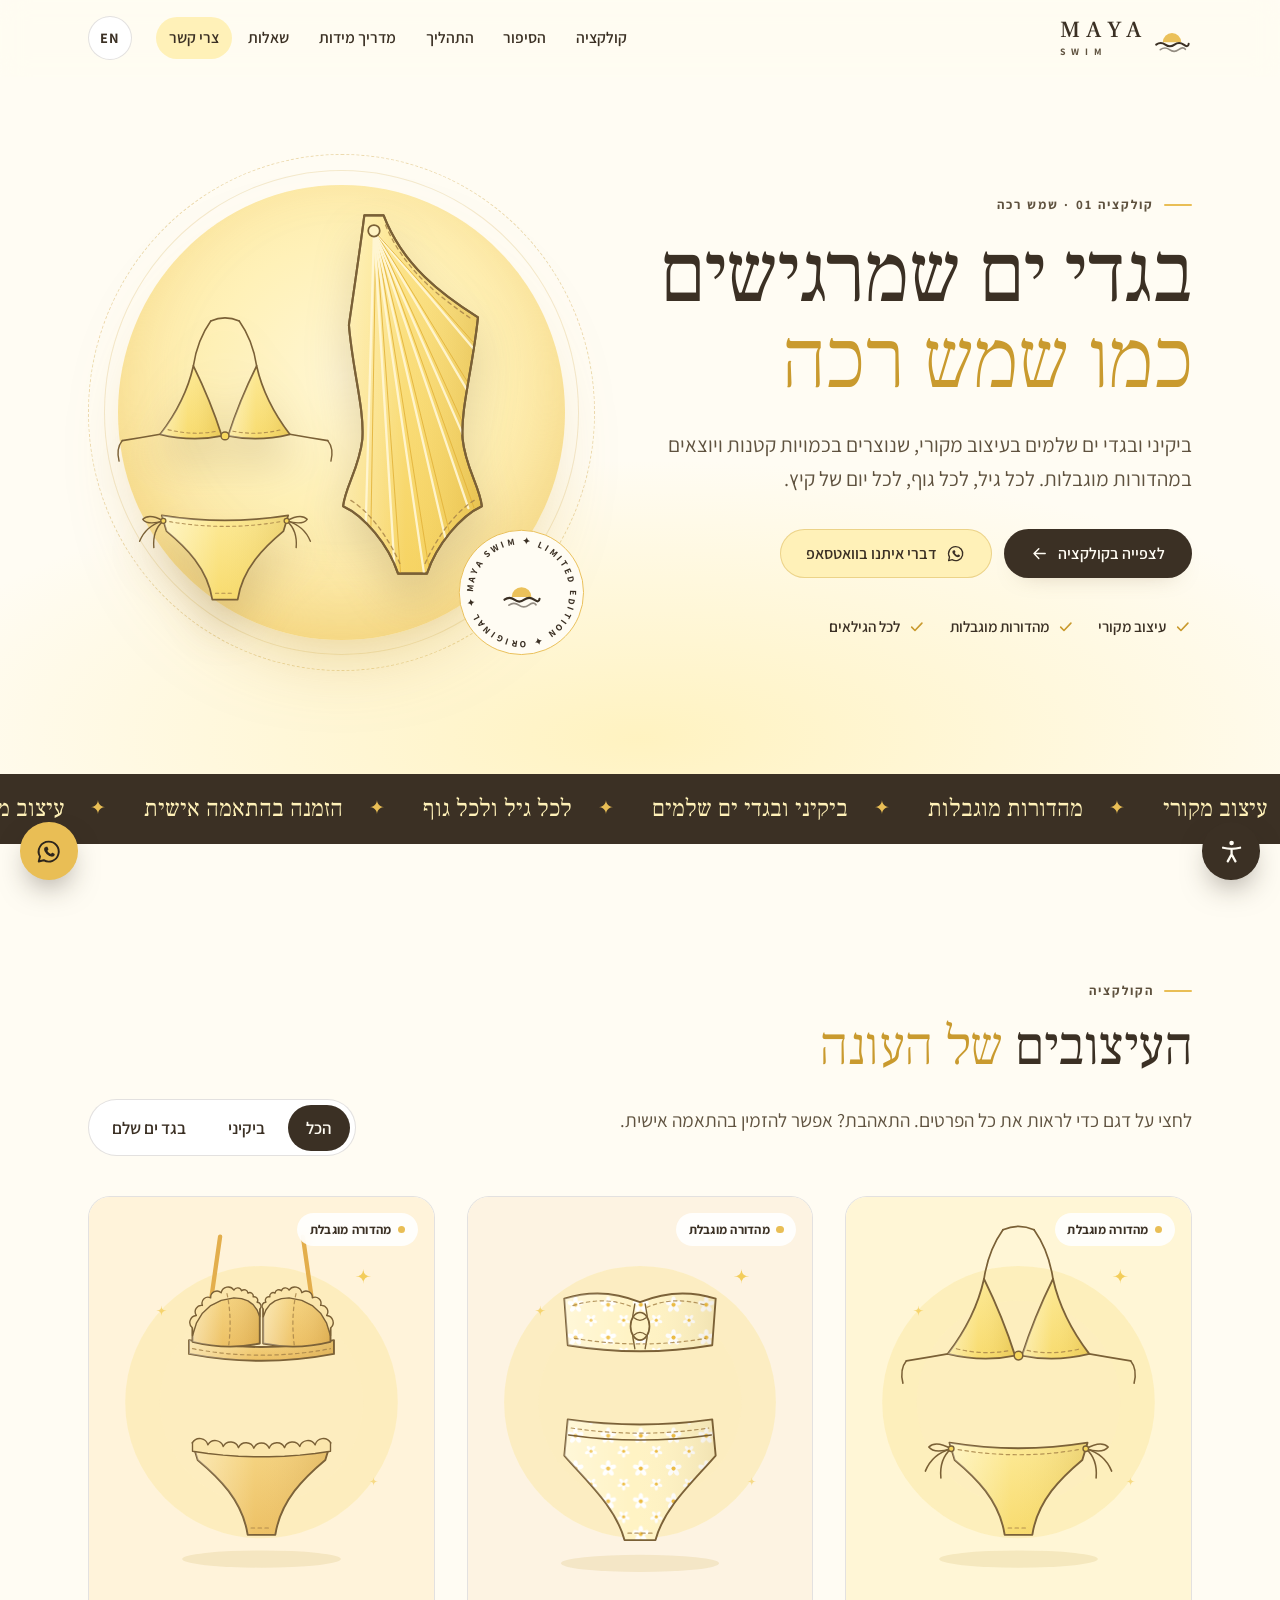
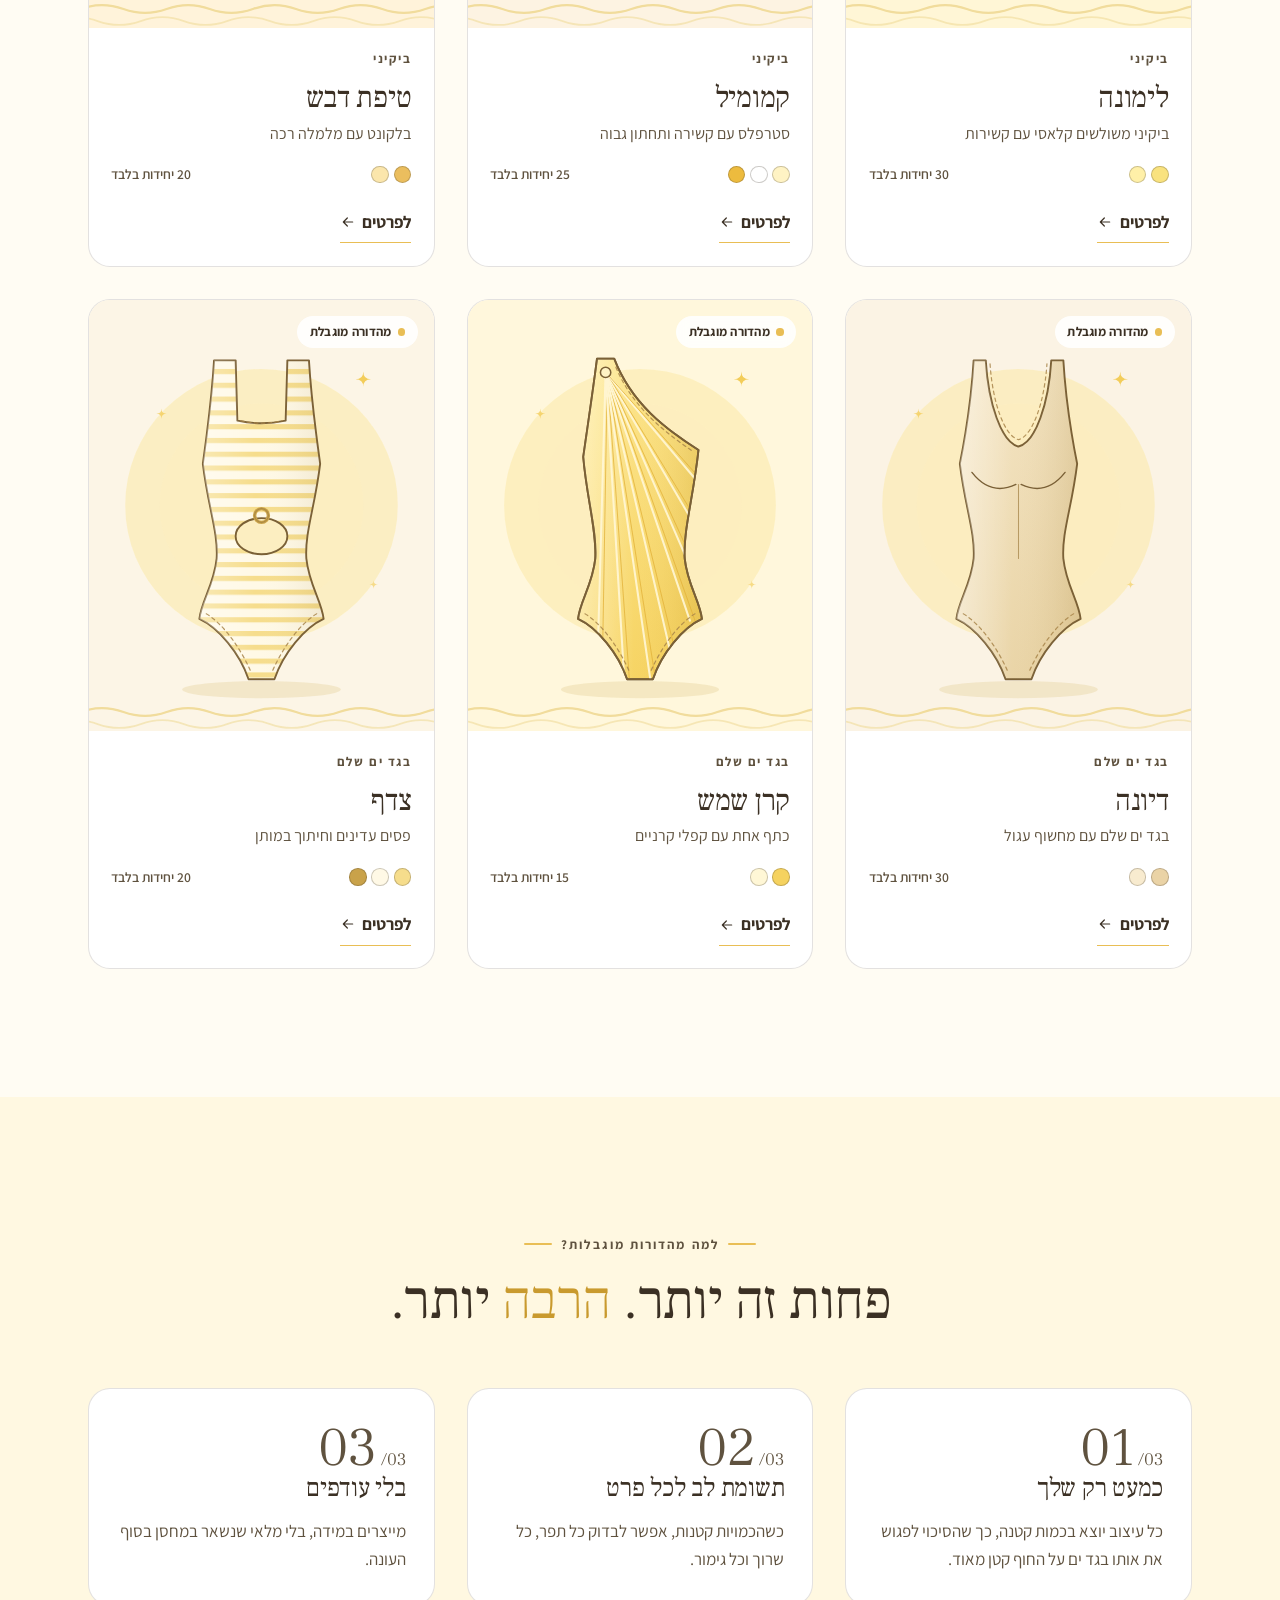
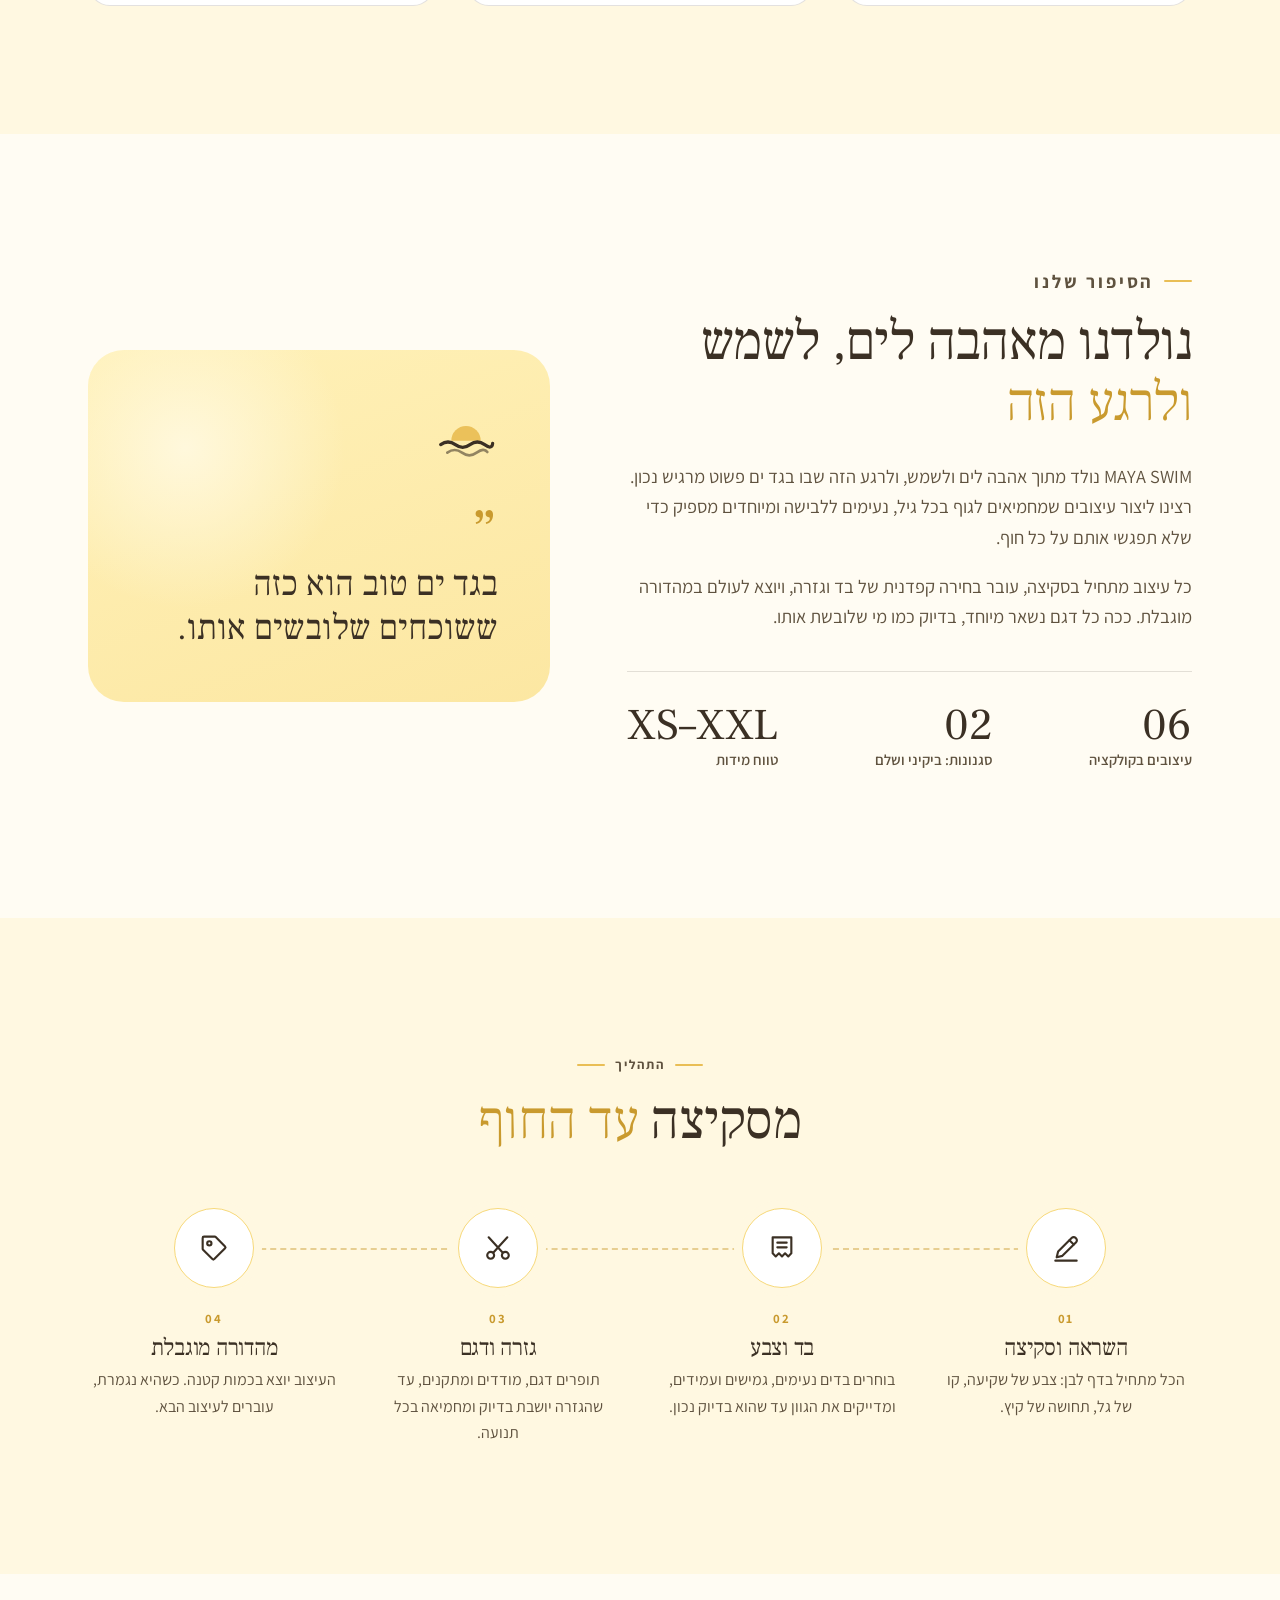
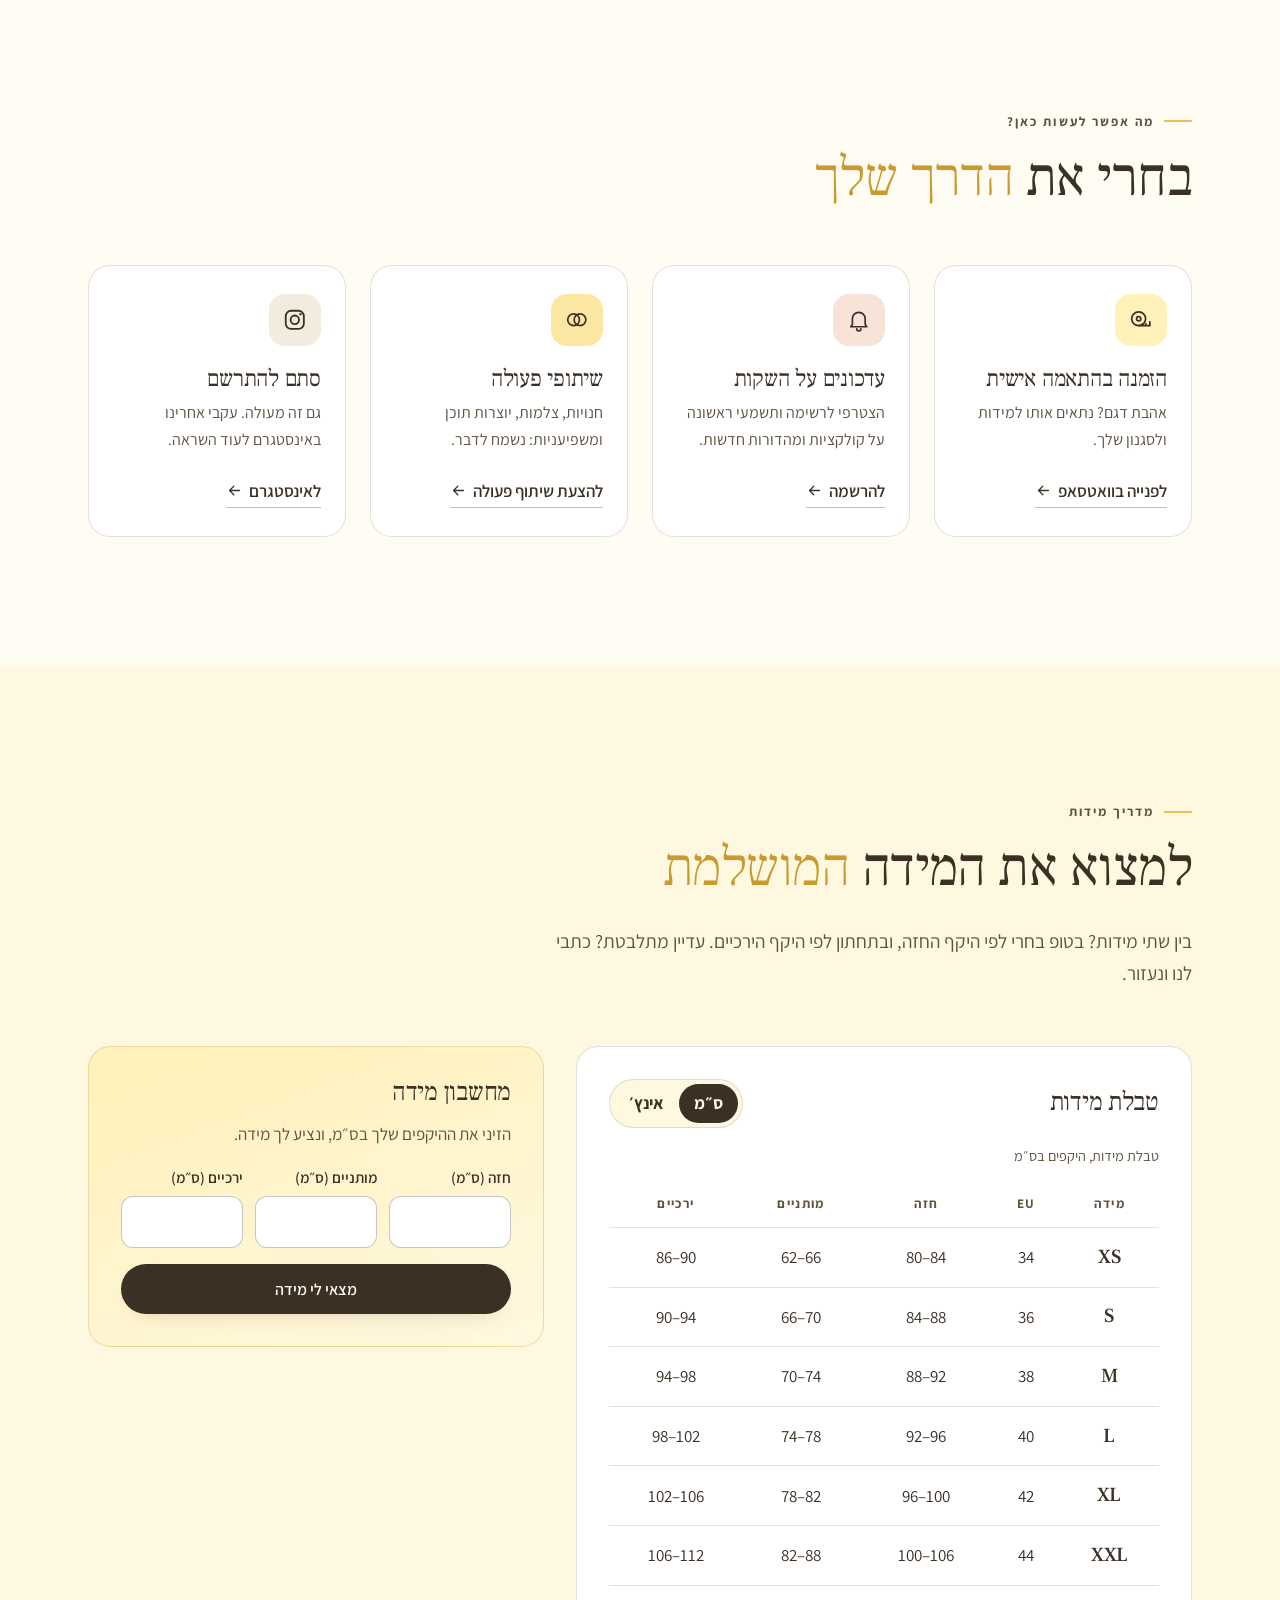
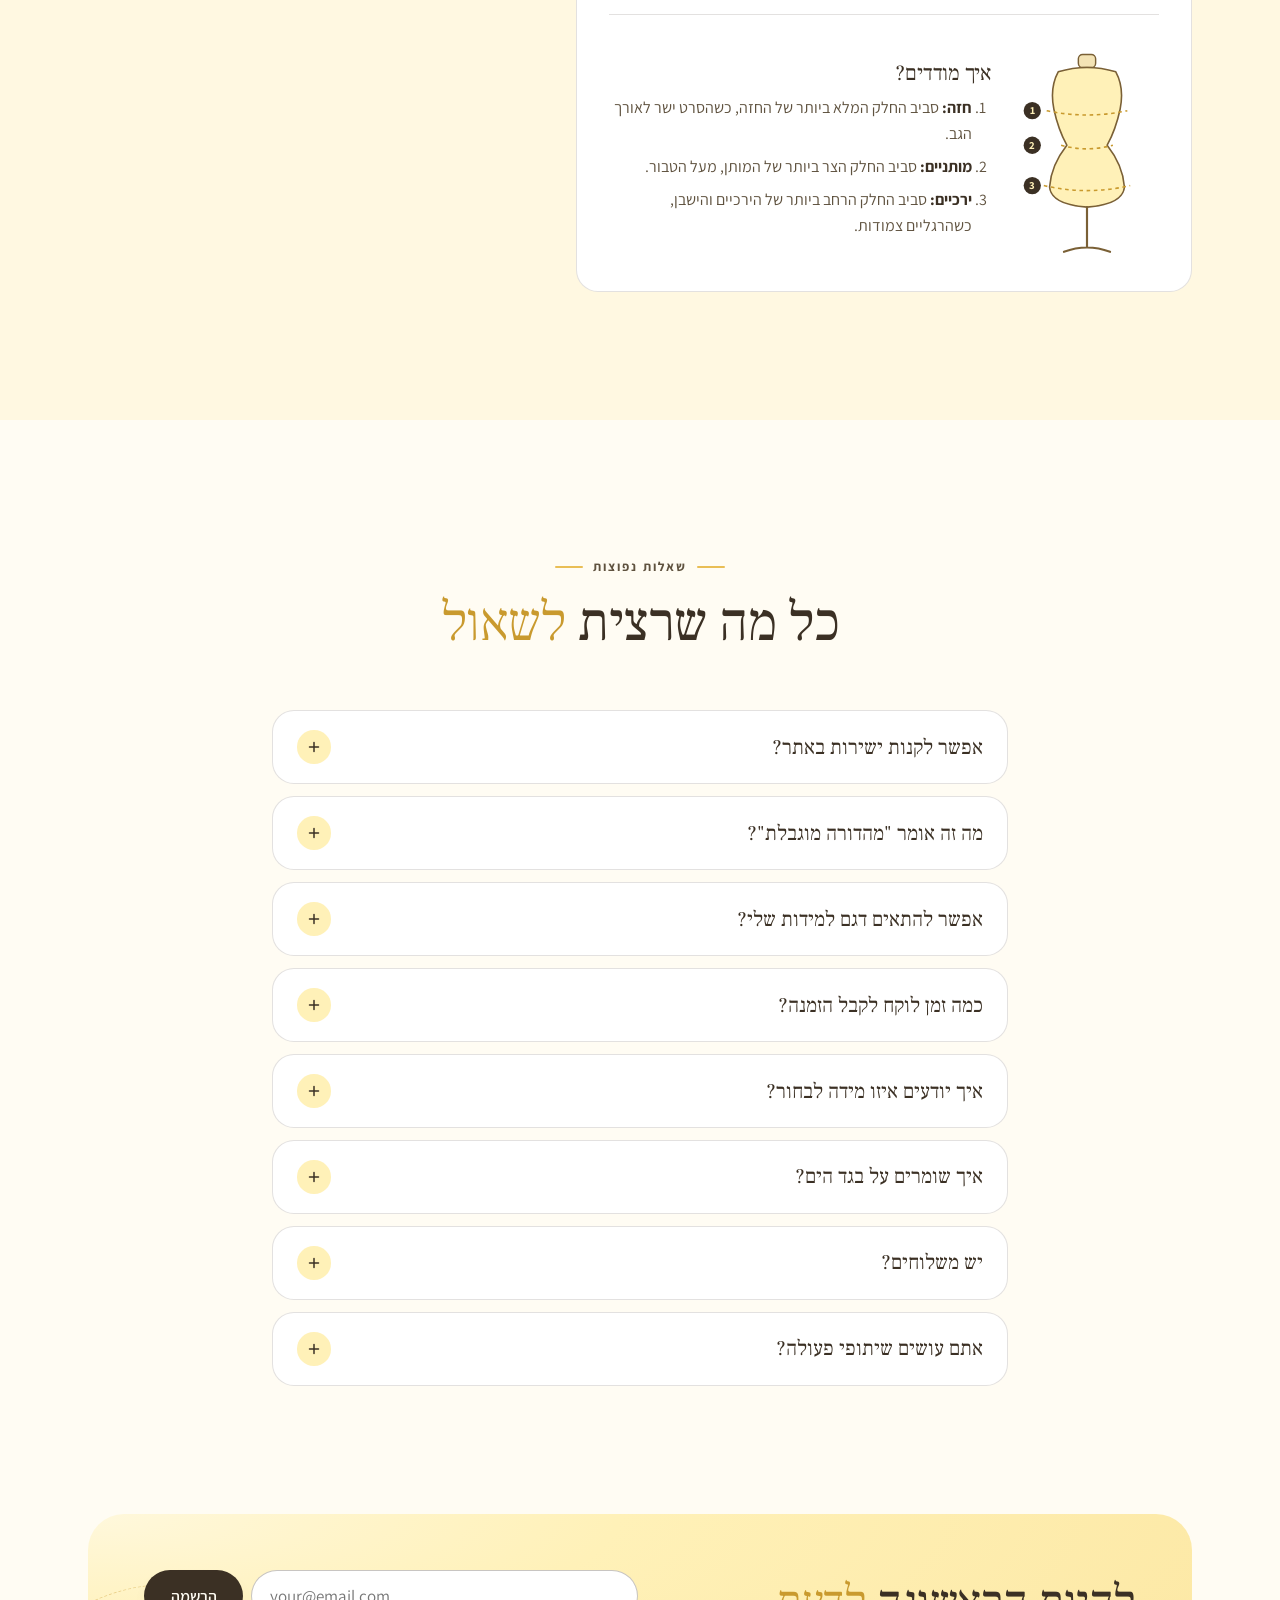
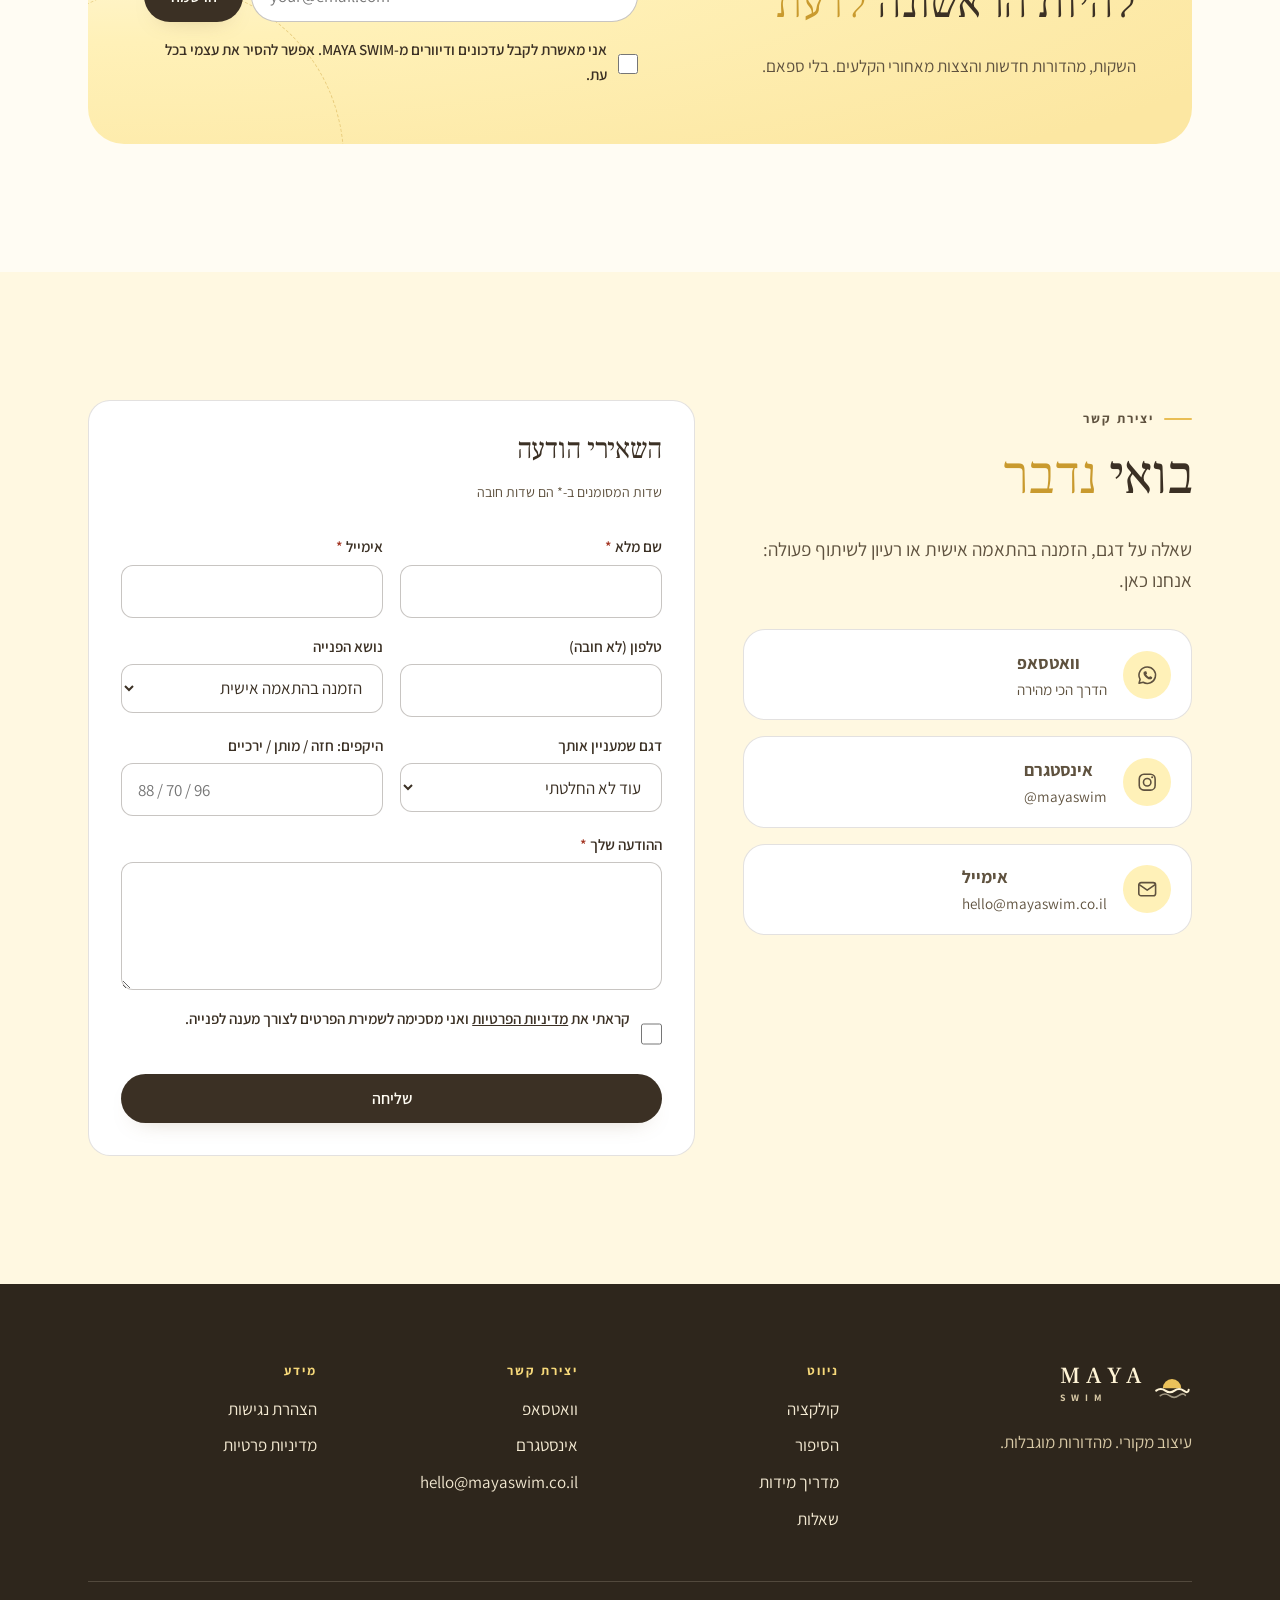
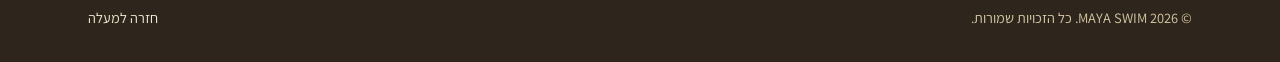
<file: index.html>
<!DOCTYPE html>
<html lang="he" dir="rtl">
<head>
  <meta charset="utf-8">
  <meta name="viewport" content="width=device-width, initial-scale=1">
  <title>MAYA SWIM — בגדי ים בעיצוב מקורי, במהדורות מוגבלות</title>
  <meta name="description" content="MAYA SWIM: ביקיני ובגדי ים שלמים בעיצוב מקורי, במהדורות מוגבלות ובגוונים רכים של שמש. לכל גיל ולכל גוף.">
  <meta name="theme-color" content="#FFF1B8">
  <link rel="icon" href="assets/img/favicon.svg" type="image/svg+xml">
  <link rel="apple-touch-icon" href="assets/img/apple-touch-icon.png">
  <!-- Open Graph: אחרי חיבור הדומיין, החליפו את og:url ו-og:image לכתובת מלאה (https://הדומיין-שלכם/...) -->
  <meta property="og:type" content="website">
  <meta property="og:title" content="MAYA SWIM — בגדי ים בעיצוב מקורי, במהדורות מוגבלות">
  <meta property="og:description" content="ביקיני ובגדי ים שלמים בעיצוב מקורי, במהדורות מוגבלות.">
  <meta property="og:image" content="assets/img/og-image.png">
  <meta property="og:locale" content="he_IL">
  <meta property="og:locale:alternate" content="en_US">
  <meta name="twitter:card" content="summary_large_image">
  <link rel="preload" href="assets/fonts/frank-ruhl-libre-hebrew-400-normal.woff2" as="font" type="font/woff2" crossorigin>
  <link rel="preload" href="assets/fonts/assistant-hebrew-400-normal.woff2" as="font" type="font/woff2" crossorigin>
  <link rel="stylesheet" href="assets/css/style.css">
  <script>
    /* מחיל שפה והגדרות נגישות שמורות לפני הציור הראשון, כדי למנוע "קפיצה" */
    (function () {
      var d = document.documentElement, l = null, a = null;
      try { l = new URLSearchParams(location.search).get("lang") || localStorage.getItem("maya-lang"); a = JSON.parse(localStorage.getItem("maya-a11y") || "null"); } catch (e) {}
      if (l === "en") { d.lang = "en"; d.dir = "ltr"; }
      if (a) {
        if (a.scale) d.style.fontSize = [100, 112.5, 125, 137.5][a.scale] + "%";
        ["contrast", "links", "font", "noanim"].forEach(function (k) { if (a[k]) d.classList.add("a11y-" + k); });
      }
    })();
  </script>
</head>
<body data-page="home" data-title-key="meta.title">

<!-- ===== Icons (SVG sprite) ===== -->
<svg width="0" height="0" style="position:absolute" aria-hidden="true" focusable="false">
  <defs>
    <symbol id="i-mark" viewBox="0 0 48 48"><path d="M13 29 A11 11 0 0 1 35 29 Z" fill="#EBC15A"/><path d="M5 32 Q 10.5 28 16 32 T 27 32 T 38 32 T 44 31" fill="none" stroke="currentColor" stroke-width="2.4" stroke-linecap="round"/><path d="M10 38 Q 15.5 34 21 38 T 32 38 T 40 37.5" fill="none" stroke="currentColor" stroke-width="2" stroke-linecap="round" opacity=".55"/></symbol>
    <symbol id="i-arrow" viewBox="0 0 24 24"><path d="M5 12h14M13 6l6 6-6 6" fill="none" stroke="currentColor" stroke-width="1.8" stroke-linecap="round" stroke-linejoin="round"/></symbol>
    <symbol id="i-check" viewBox="0 0 24 24"><path d="M5 12.5l4.5 4.5L19 7" fill="none" stroke="currentColor" stroke-width="2.2" stroke-linecap="round" stroke-linejoin="round"/></symbol>
    <symbol id="i-menu" viewBox="0 0 24 24"><path d="M4 7h16M4 12h16M4 17h16" fill="none" stroke="currentColor" stroke-width="1.8" stroke-linecap="round"/></symbol>
    <symbol id="i-close" viewBox="0 0 24 24"><path d="M6 6l12 12M18 6L6 18" fill="none" stroke="currentColor" stroke-width="1.8" stroke-linecap="round"/></symbol>
    <symbol id="i-wa" viewBox="0 0 24 24"><path d="M12 3.2a8.8 8.8 0 0 0-7.6 13.2L3.3 20.7l4.4-1.1A8.8 8.8 0 1 0 12 3.2z" fill="none" stroke="currentColor" stroke-width="1.7" stroke-linejoin="round"/><path d="M9 8.3c.3-.6.7-.6 1-.6h.6c.2 0 .4.1.5.4l.7 1.7c.1.2 0 .5-.1.6l-.6.7c-.1.1-.1.3 0 .5a6.2 6.2 0 0 0 2.6 2.4c.2.1.4.1.5 0l.7-.8c.2-.2.4-.2.6-.1l1.6.8c.2.1.3.3.3.5 0 .9-.6 1.8-1.5 2-1 .3-2.4.1-4.2-1.1a9.8 9.8 0 0 1-3.2-3.6c-.6-1.2-.5-2.5-.1-3.4z" fill="currentColor"/></symbol>
    <symbol id="i-ig" viewBox="0 0 24 24"><g fill="none" stroke="currentColor" stroke-width="1.7"><rect x="3.5" y="3.5" width="17" height="17" rx="5"/><circle cx="12" cy="12" r="4"/></g><circle cx="17.3" cy="6.7" r="1.1" fill="currentColor"/></symbol>
    <symbol id="i-mail" viewBox="0 0 24 24"><g fill="none" stroke="currentColor" stroke-width="1.7" stroke-linejoin="round"><rect x="3" y="5" width="18" height="14" rx="2.5"/><path d="M3.5 7l8.5 6 8.5-6"/></g></symbol>
    <symbol id="i-a11y" viewBox="0 0 24 24"><circle cx="12" cy="4.4" r="2" fill="currentColor"/><path d="M4.5 8.6c4.6 1.2 10.4 1.2 15 0M12 9.8v4.6m0 0l-3.4 6.2M12 14.4l3.4 6.2" fill="none" stroke="currentColor" stroke-width="2" stroke-linecap="round" stroke-linejoin="round"/></symbol>
    <symbol id="i-sketch" viewBox="0 0 24 24"><g fill="none" stroke="currentColor" stroke-width="1.6" stroke-linecap="round" stroke-linejoin="round"><path d="M5 19l1.1-4.3L16.4 4.4a1.9 1.9 0 0 1 2.7 0l.5.5a1.9 1.9 0 0 1 0 2.7L9.3 17.9z"/><path d="M14.6 6.2l3.2 3.2M4 21.5h16"/></g></symbol>
    <symbol id="i-fabric" viewBox="0 0 24 24"><g fill="none" stroke="currentColor" stroke-width="1.6" stroke-linecap="round" stroke-linejoin="round"><path d="M5 4h14v12l-2.3 2.3L14.3 16 12 18.3 9.7 16l-2.4 2.3L5 16z"/><path d="M8.5 8h7M8.5 11.5h7"/></g></symbol>
    <symbol id="i-scissors" viewBox="0 0 24 24"><g fill="none" stroke="currentColor" stroke-width="1.6" stroke-linecap="round"><circle cx="6.5" cy="17.5" r="2.6"/><circle cx="17.5" cy="17.5" r="2.6"/><path d="M8.4 15.6L19 4M15.6 15.6L5 4"/></g></symbol>
    <symbol id="i-tag" viewBox="0 0 24 24"><g fill="none" stroke="currentColor" stroke-width="1.6" stroke-linejoin="round"><path d="M3.5 12.6V4.5a1 1 0 0 1 1-1h8.1a1 1 0 0 1 .7.3l7 7a1 1 0 0 1 0 1.4l-8.1 8.1a1 1 0 0 1-1.4 0l-7-7a1 1 0 0 1-.3-.7z"/><circle cx="8.5" cy="8.5" r="1.6"/></g></symbol>
    <symbol id="i-tape" viewBox="0 0 24 24"><g fill="none" stroke="currentColor" stroke-width="1.6" stroke-linecap="round" stroke-linejoin="round"><circle cx="10" cy="11" r="6.5"/><circle cx="10" cy="11" r="2"/><path d="M10 17.5h10.5V14M13.5 17.5v-1.7M16.8 17.5v-1.7"/></g></symbol>
    <symbol id="i-bell" viewBox="0 0 24 24"><g fill="none" stroke="currentColor" stroke-width="1.6" stroke-linecap="round" stroke-linejoin="round"><path d="M6 16.5V11a6 6 0 0 1 12 0v5.5l1.5 2h-15z"/><path d="M10 20.5a2 2 0 0 0 4 0"/></g></symbol>
    <symbol id="i-rings" viewBox="0 0 24 24"><g fill="none" stroke="currentColor" stroke-width="1.6"><circle cx="9" cy="12" r="5.5"/><circle cx="15" cy="12" r="5.5"/></g></symbol>
    <symbol id="i-contrast" viewBox="0 0 24 24"><circle cx="12" cy="12" r="8.5" fill="none" stroke="currentColor" stroke-width="1.7"/><path d="M12 3.5a8.5 8.5 0 0 1 0 17z" fill="currentColor"/></symbol>
    <symbol id="i-link" viewBox="0 0 24 24"><g fill="none" stroke="currentColor" stroke-width="1.7" stroke-linecap="round"><path d="M10 14a4 4 0 0 0 5.66 0l3-3a4 4 0 0 0-5.66-5.66l-1.2 1.2"/><path d="M14 10a4 4 0 0 0-5.66 0l-3 3a4 4 0 0 0 5.66 5.66l1.2-1.2"/></g></symbol>
    <symbol id="i-font" viewBox="0 0 24 24"><g fill="none" stroke="currentColor" stroke-width="1.7" stroke-linecap="round" stroke-linejoin="round"><path d="M3 19L8 5h1l5 14M5 14.5h7"/><path d="M15.5 12.5h4.5V19M20 15.5h-2.8a1.7 1.7 0 0 0 0 3.5H20"/></g></symbol>
    <symbol id="i-pause" viewBox="0 0 24 24"><g fill="currentColor"><rect x="6" y="5" width="4" height="14" rx="1.2"/><rect x="14" y="5" width="4" height="14" rx="1.2"/></g></symbol>
    <symbol id="i-minus" viewBox="0 0 24 24"><path d="M6 12h12" stroke="currentColor" stroke-width="2" stroke-linecap="round"/></symbol>
    <symbol id="i-plus" viewBox="0 0 24 24"><path d="M12 6v12M6 12h12" stroke="currentColor" stroke-width="2" stroke-linecap="round"/></symbol>
  </defs>
</svg>

<a class="skip-link" href="#main" data-i18n="skip">דלגי לתוכן הראשי</a>

<!-- ===== Header ===== -->
<header class="site-header" id="siteHeader">
  <div class="container header-inner">
    <a class="logo" href="#top" data-i18n-aria="nav.home" aria-label="MAYA SWIM — לדף הבית">
      <svg aria-hidden="true"><use href="#i-mark"/></svg>
      <span class="logo__text"><span class="logo__name">MAYA</span><span class="logo__sub">SWIM</span></span>
    </a>
    <nav class="main-nav" id="mainNav" data-i18n-aria="nav.label" aria-label="ניווט ראשי">
      <ul>
        <li><a href="#collection" data-i18n="nav.collection">קולקציה</a></li>
        <li><a href="#story" data-i18n="nav.story">הסיפור</a></li>
        <li><a href="#process" data-i18n="nav.process">התהליך</a></li>
        <li><a href="#sizes" data-i18n="nav.sizes">מדריך מידות</a></li>
        <li><a href="#faq" data-i18n="nav.faq">שאלות</a></li>
        <li><a href="#contact" data-i18n="nav.contact">צרי קשר</a></li>
      </ul>
    </nav>
    <div class="header-actions">
      <button class="icon-btn lang-btn" id="langBtn" type="button" lang="en" aria-label="Switch to English">EN</button>
      <button class="icon-btn menu-btn" id="menuBtn" type="button" aria-expanded="false" aria-controls="mainNav" data-i18n-aria="nav.menu" aria-label="פתיחת התפריט">
        <svg aria-hidden="true"><use href="#i-menu"/></svg>
      </button>
    </div>
  </div>
</header>

<main id="main" tabindex="-1">

  <!-- ===== Hero ===== -->
  <section class="hero" id="top" aria-labelledby="hero-title">
    <div class="container hero__grid">
      <div class="hero__content">
        <p class="eyebrow reveal" data-i18n="hero.eyebrow">קולקציה 01 · שמש רכה</p>
        <h1 class="hero__title reveal" id="hero-title" data-delay="1" data-i18n-html="hero.title">בגדי ים שמרגישים <em>כמו שמש רכה</em></h1>
        <p class="hero__text reveal" data-delay="2" data-i18n="hero.text">ביקיני ובגדי ים שלמים בעיצוב מקורי, שנוצרים בכמויות קטנות ויוצאים במהדורות מוגבלות. לכל גיל, לכל גוף, לכל יום של קיץ.</p>
        <div class="hero__ctas reveal" data-delay="3">
          <a class="btn btn--primary" href="#collection"><span data-i18n="hero.cta1">לצפייה בקולקציה</span><svg class="flip" aria-hidden="true"><use href="#i-arrow"/></svg></a>
          <a class="btn btn--soft js-wa" data-wa-msg="wa.general" href="#contact" target="_blank" rel="noopener">
            <svg aria-hidden="true"><use href="#i-wa"/></svg><span data-i18n="hero.cta2">דברי איתנו בוואטסאפ</span>
            <span class="visually-hidden" data-i18n="contact.newtab">(נפתח בחלון חדש)</span>
          </a>
        </div>
        <ul class="hero__features reveal" data-delay="3">
          <li><svg aria-hidden="true"><use href="#i-check"/></svg><span data-i18n="hero.f1">עיצוב מקורי</span></li>
          <li><svg aria-hidden="true"><use href="#i-check"/></svg><span data-i18n="hero.f2">מהדורות מוגבלות</span></li>
          <li><svg aria-hidden="true"><use href="#i-check"/></svg><span data-i18n="hero.f3">לכל הגילאים</span></li>
        </ul>
      </div>

      <div class="hero__art" role="img" data-i18n-aria="hero.art" aria-label="איור של בגד ים שלם בכתף אחת וביקיני משולשים, על רקע שמש צהובה">
        <div class="hero__rings" aria-hidden="true"></div>
        <div class="hero__sun" aria-hidden="true"></div>
        <img class="hero__piece hero__piece--one" src="assets/img/designs/sunbeam-cut.svg" alt="" width="190" height="404">
        <img class="hero__piece hero__piece--two" src="assets/img/designs/limona-cut.svg" alt="" width="296" height="380">
        <div class="hero__badge" aria-hidden="true">
          <svg viewBox="0 0 200 200">
            <defs><path id="badgeCircle" d="M100,100 m-76,0 a76,76 0 1,1 152,0 a76,76 0 1,1 -152,0"/></defs>
            <circle cx="100" cy="100" r="98" fill="#FFFCF3"/>
            <circle cx="100" cy="100" r="98" fill="none" stroke="#E9BE55" stroke-width="1.5"/>
            <text direction="ltr" style="direction:ltr;unicode-bidi:embed" font-family="Assistant, sans-serif" font-size="15" font-weight="700" letter-spacing="3" fill="#3B3024">
              <textPath href="#badgeCircle" textLength="470" lengthAdjust="spacing">MAYA SWIM ✦ LIMITED EDITION ✦ ORIGINAL ✦</textPath>
            </text>
          </svg>
          <div class="hero__badge-center"><svg viewBox="0 0 48 48"><use href="#i-mark"/></svg></div>
        </div>
      </div>
    </div>
  </section>

  <!-- ===== Marquee ===== -->
  <div class="marquee" aria-hidden="true">
    <div class="marquee__track">
      <div class="marquee__group">
        <span class="marquee__item" data-i18n="marquee.1">עיצוב מקורי</span>
        <span class="marquee__item" data-i18n="marquee.2">מהדורות מוגבלות</span>
        <span class="marquee__item" data-i18n="marquee.3">ביקיני ובגדי ים שלמים</span>
        <span class="marquee__item" data-i18n="marquee.4">לכל גיל ולכל גוף</span>
        <span class="marquee__item" data-i18n="marquee.5">הזמנה בהתאמה אישית</span>
      </div>
      <div class="marquee__group">
        <span class="marquee__item" data-i18n="marquee.1">עיצוב מקורי</span>
        <span class="marquee__item" data-i18n="marquee.2">מהדורות מוגבלות</span>
        <span class="marquee__item" data-i18n="marquee.3">ביקיני ובגדי ים שלמים</span>
        <span class="marquee__item" data-i18n="marquee.4">לכל גיל ולכל גוף</span>
        <span class="marquee__item" data-i18n="marquee.5">הזמנה בהתאמה אישית</span>
      </div>
    </div>
  </div>

  <!-- ===== Collection ===== -->
  <section class="section" id="collection" aria-labelledby="collection-title">
    <div class="container">
      <div class="collection-top">
        <div class="section-head reveal">
          <p class="eyebrow" data-i18n="collection.eyebrow">הקולקציה</p>
          <h2 class="h2" id="collection-title" data-i18n-html="collection.title">העיצובים <em>של העונה</em></h2>
          <p class="lead" data-i18n="collection.text">לחצי על דגם כדי לראות את כל הפרטים. התאהבת? אפשר להזמין בהתאמה אישית.</p>
        </div>
        <div class="filters reveal" role="group" data-i18n-aria="filter.label" aria-label="סינון לפי סוג">
          <button class="filter-btn" type="button" data-filter="all" aria-pressed="true" data-i18n="filter.all">הכל</button>
          <button class="filter-btn" type="button" data-filter="bikini" aria-pressed="false" data-i18n="filter.bikini">ביקיני</button>
          <button class="filter-btn" type="button" data-filter="onepiece" aria-pressed="false" data-i18n="filter.onepiece">בגד ים שלם</button>
        </div>
      </div>
      <ul class="grid-designs" id="designGrid"></ul>
      <noscript><p class="lead" data-i18n="collection.noscript">כדי לראות את הקולקציה, יש להפעיל JavaScript בדפדפן.</p></noscript>
      <p class="visually-hidden" id="filterStatus" aria-live="polite"></p>
    </div>
  </section>

  <!-- ===== Design dialog ===== -->
  <dialog class="design-dialog" id="designDialog" aria-labelledby="dlg-title">
    <button class="icon-btn dialog-close" type="button" data-close data-i18n-aria="modal.close" aria-label="סגירה"><svg aria-hidden="true"><use href="#i-close"/></svg></button>
    <div class="dialog-grid">
      <div class="dialog-media"><img id="dlg-img" src="assets/img/designs/limona.svg" alt="" width="400" height="500"></div>
      <div class="dialog-body">
        <p class="design-card__type" id="dlg-type"></p>
        <h2 id="dlg-title"></h2>
        <p class="lead" id="dlg-desc"></p>
        <dl class="spec">
          <dt data-i18n="modal.color">צבע</dt><dd id="dlg-color"></dd>
          <dt data-i18n="modal.fabric">בד</dt><dd id="dlg-fabric"></dd>
          <dt data-i18n="modal.sizes">מידות</dt><dd data-i18n="modal.sizesValue">XS–XXL · אפשר להתאים אישית</dd>
          <dt data-i18n="modal.edition">מהדורה</dt><dd id="dlg-edition"></dd>
        </dl>
        <div class="dialog-actions">
          <a class="btn btn--primary" id="dlg-wa" href="#contact" target="_blank" rel="noopener">
            <svg aria-hidden="true"><use href="#i-wa"/></svg><span data-i18n="modal.whatsapp">אני רוצה אותו — לוואטסאפ</span>
            <span class="visually-hidden" data-i18n="contact.newtab">(נפתח בחלון חדש)</span>
          </a>
          <a class="btn btn--ghost" id="dlg-form" href="#contact" data-i18n="modal.form">שליחת פנייה</a>
        </div>
      </div>
    </div>
  </dialog>

  <!-- ===== Limited editions ===== -->
  <section class="section section--tint" id="limited" aria-labelledby="limited-title">
    <div class="container">
      <div class="section-head section-head--center reveal">
        <p class="eyebrow" data-i18n="limited.eyebrow">למה מהדורות מוגבלות?</p>
        <h2 class="h2" id="limited-title" data-i18n-html="limited.title">פחות זה יותר. <em>הרבה</em> יותר.</h2>
      </div>
      <div class="limited-grid">
        <article class="limited-item reveal">
          <p class="limited-item__num" aria-hidden="true">01<small>/03</small></p>
          <h3 data-i18n="limited.1.t">כמעט רק שלך</h3>
          <p data-i18n="limited.1.d">כל עיצוב יוצא בכמות קטנה, כך שהסיכוי לפגוש את אותו בגד ים על החוף קטן מאוד.</p>
        </article>
        <article class="limited-item reveal" data-delay="1">
          <p class="limited-item__num" aria-hidden="true">02<small>/03</small></p>
          <h3 data-i18n="limited.2.t">תשומת לב לכל פרט</h3>
          <p data-i18n="limited.2.d">כשהכמויות קטנות, אפשר לבדוק כל תפר, כל שרוך וכל גימור.</p>
        </article>
        <article class="limited-item reveal" data-delay="2">
          <p class="limited-item__num" aria-hidden="true">03<small>/03</small></p>
          <h3 data-i18n="limited.3.t">בלי עודפים</h3>
          <p data-i18n="limited.3.d">מייצרים במידה, בלי מלאי שנשאר במחסן בסוף העונה.</p>
        </article>
      </div>
    </div>
  </section>

  <!-- ===== Story ===== -->
  <section class="section" id="story" aria-labelledby="story-title">
    <div class="container story-grid">
      <div class="story-text reveal">
        <p class="eyebrow" data-i18n="story.eyebrow">הסיפור שלנו</p>
        <h2 class="h2" id="story-title" data-i18n-html="story.title">נולדנו מאהבה לים, לשמש <em>ולרגע הזה</em></h2>
        <p data-i18n="story.p1">MAYA SWIM נולד מתוך אהבה לים ולשמש, ולרגע הזה שבו בגד ים פשוט מרגיש נכון. רצינו ליצור עיצובים שמחמיאים לגוף בכל גיל, נעימים ללבישה ומיוחדים מספיק כדי שלא תפגשי אותם על כל חוף.</p>
        <p data-i18n="story.p2">כל עיצוב מתחיל בסקיצה, עובר בחירה קפדנית של בד וגזרה, ויוצא לעולם במהדורה מוגבלת. ככה כל דגם נשאר מיוחד, בדיוק כמו מי שלובשת אותו.</p>
        <dl class="stats">
          <div><dt class="visually-hidden" data-i18n="story.stat1">עיצובים בקולקציה</dt><dd class="stat__num" id="statDesigns" style="margin:0">06</dd><dd class="stat__label" aria-hidden="true" data-i18n="story.stat1" style="margin:0">עיצובים בקולקציה</dd></div>
          <div><dt class="visually-hidden" data-i18n="story.stat2">סגנונות: ביקיני ושלם</dt><dd class="stat__num" style="margin:0">02</dd><dd class="stat__label" aria-hidden="true" data-i18n="story.stat2" style="margin:0">סגנונות: ביקיני ושלם</dd></div>
          <div><dt class="visually-hidden" data-i18n="story.stat3">טווח מידות</dt><dd class="stat__num" style="margin:0">XS–XXL</dd><dd class="stat__label" aria-hidden="true" data-i18n="story.stat3" style="margin:0">טווח מידות</dd></div>
        </dl>
      </div>
      <figure class="story-card reveal" data-delay="1" style="margin:0">
        <span class="story-card__sun" aria-hidden="true"></span>
        <svg class="mark" viewBox="0 0 48 48" aria-hidden="true"><use href="#i-mark"/></svg>
        <blockquote data-i18n="story.quote">בגד ים טוב הוא כזה ששוכחים שלובשים אותו.</blockquote>
      </figure>
    </div>
  </section>

  <!-- ===== Process ===== -->
  <section class="section section--tint" id="process" aria-labelledby="process-title">
    <div class="container">
      <div class="section-head section-head--center reveal">
        <p class="eyebrow" data-i18n="process.eyebrow">התהליך</p>
        <h2 class="h2" id="process-title" data-i18n-html="process.title">מסקיצה <em>עד החוף</em></h2>
      </div>
      <ol class="steps">
        <li class="step reveal">
          <div class="step__icon" aria-hidden="true"><svg><use href="#i-sketch"/></svg></div>
          <span class="step__num" aria-hidden="true">01</span>
          <h3 data-i18n="process.1.t">השראה וסקיצה</h3>
          <p data-i18n="process.1.d">הכל מתחיל בדף לבן: צבע של שקיעה, קו של גל, תחושה של קיץ.</p>
        </li>
        <li class="step reveal" data-delay="1">
          <div class="step__icon" aria-hidden="true"><svg><use href="#i-fabric"/></svg></div>
          <span class="step__num" aria-hidden="true">02</span>
          <h3 data-i18n="process.2.t">בד וצבע</h3>
          <p data-i18n="process.2.d">בוחרים בדים נעימים, גמישים ועמידים, ומדייקים את הגוון עד שהוא בדיוק נכון.</p>
        </li>
        <li class="step reveal" data-delay="2">
          <div class="step__icon" aria-hidden="true"><svg><use href="#i-scissors"/></svg></div>
          <span class="step__num" aria-hidden="true">03</span>
          <h3 data-i18n="process.3.t">גזרה ודגם</h3>
          <p data-i18n="process.3.d">תופרים דגם, מודדים ומתקנים, עד שהגזרה יושבת בדיוק ומחמיאה בכל תנועה.</p>
        </li>
        <li class="step reveal" data-delay="3">
          <div class="step__icon" aria-hidden="true"><svg><use href="#i-tag"/></svg></div>
          <span class="step__num" aria-hidden="true">04</span>
          <h3 data-i18n="process.4.t">מהדורה מוגבלת</h3>
          <p data-i18n="process.4.d">העיצוב יוצא בכמות קטנה. כשהיא נגמרת, עוברים לעיצוב הבא.</p>
        </li>
      </ol>
    </div>
  </section>

  <!-- ===== Paths ===== -->
  <section class="section" id="paths" aria-labelledby="paths-title">
    <div class="container">
      <div class="section-head reveal">
        <p class="eyebrow" data-i18n="paths.eyebrow">מה אפשר לעשות כאן?</p>
        <h2 class="h2" id="paths-title" data-i18n-html="paths.title">בחרי את <em>הדרך שלך</em></h2>
      </div>
      <div class="paths-grid">
        <article class="path-card reveal">
          <div class="path-card__icon" aria-hidden="true"><svg><use href="#i-tape"/></svg></div>
          <h3 data-i18n="paths.1.t">הזמנה בהתאמה אישית</h3>
          <p data-i18n="paths.1.d">אהבת דגם? נתאים אותו למידות ולסגנון שלך.</p>
          <a class="link-arrow js-wa" data-wa-msg="wa.custom" href="#contact" target="_blank" rel="noopener"><span data-i18n="paths.1.cta">לפנייה בוואטסאפ</span><span class="visually-hidden" data-i18n="contact.newtab">(נפתח בחלון חדש)</span><svg aria-hidden="true"><use href="#i-arrow"/></svg></a>
        </article>
        <article class="path-card reveal" data-delay="1">
          <div class="path-card__icon" aria-hidden="true"><svg><use href="#i-bell"/></svg></div>
          <h3 data-i18n="paths.2.t">עדכונים על השקות</h3>
          <p data-i18n="paths.2.d">הצטרפי לרשימה ותשמעי ראשונה על קולקציות ומהדורות חדשות.</p>
          <a class="link-arrow" href="#updates"><span data-i18n="paths.2.cta">להרשמה</span><svg aria-hidden="true"><use href="#i-arrow"/></svg></a>
        </article>
        <article class="path-card reveal" data-delay="2">
          <div class="path-card__icon" aria-hidden="true"><svg><use href="#i-rings"/></svg></div>
          <h3 data-i18n="paths.3.t">שיתופי פעולה</h3>
          <p data-i18n="paths.3.d">חנויות, צלמות, יוצרות תוכן ומשפיעניות: נשמח לדבר.</p>
          <a class="link-arrow" href="#contact" data-subject="collab"><span data-i18n="paths.3.cta">להצעת שיתוף פעולה</span><svg aria-hidden="true"><use href="#i-arrow"/></svg></a>
        </article>
        <article class="path-card reveal" data-delay="3">
          <div class="path-card__icon" aria-hidden="true"><svg><use href="#i-ig"/></svg></div>
          <h3 data-i18n="paths.4.t">סתם להתרשם</h3>
          <p data-i18n="paths.4.d">גם זה מעולה. עקבי אחרינו באינסטגרם לעוד השראה.</p>
          <a class="link-arrow js-ig" href="#contact" target="_blank" rel="noopener"><span data-i18n="paths.4.cta">לאינסטגרם</span><span class="visually-hidden" data-i18n="contact.newtab">(נפתח בחלון חדש)</span><svg aria-hidden="true"><use href="#i-arrow"/></svg></a>
        </article>
      </div>
    </div>
  </section>

  <!-- ===== Size guide ===== -->
  <section class="section section--tint" id="sizes" aria-labelledby="sizes-title">
    <div class="container">
      <div class="section-head reveal">
        <p class="eyebrow" data-i18n="sizes.eyebrow">מדריך מידות</p>
        <h2 class="h2" id="sizes-title" data-i18n-html="sizes.title">למצוא את המידה <em>המושלמת</em></h2>
        <p class="lead" data-i18n="sizes.text">בין שתי מידות? בטופ בחרי לפי היקף החזה, ובתחתון לפי היקף הירכיים. עדיין מתלבטת? כתבי לנו ונעזור.</p>
      </div>
      <div class="sizes-grid">
        <div class="panel reveal">
          <div class="panel-head">
            <h3 data-i18n="sizes.table">טבלת מידות</h3>
            <div class="unit-toggle" role="group" data-i18n-aria="sizes.unit.label" aria-label="יחידות מידה">
              <button type="button" data-unit="cm" aria-pressed="true" data-i18n="sizes.unit.cm">ס״מ</button>
              <button type="button" data-unit="in" aria-pressed="false" data-i18n="sizes.unit.in">אינץ׳</button>
            </div>
          </div>
          <div class="table-wrap" tabindex="0" role="region" aria-labelledby="sizeCaption">
            <table class="size-table">
              <caption id="sizeCaption" data-i18n="sizes.caption.cm">טבלת מידות, היקפים בס״מ</caption>
              <thead>
                <tr>
                  <th scope="col" data-i18n="sizes.th.size">מידה</th>
                  <th scope="col" data-i18n="sizes.th.eu">EU</th>
                  <th scope="col" data-i18n="sizes.th.bust">חזה</th>
                  <th scope="col" data-i18n="sizes.th.waist">מותניים</th>
                  <th scope="col" data-i18n="sizes.th.hips">ירכיים</th>
                </tr>
              </thead>
              <tbody id="sizeRows"></tbody>
            </table>
          </div>
          <div class="howto">
            <svg viewBox="0 0 200 300" role="img" data-i18n-aria="sizes.figure" aria-label="איור של בובת תדמית עם שלושה קווי מדידה: חזה, מותניים וירכיים">
              <rect x="88" y="16" width="24" height="18" rx="6" fill="#F3E3B5" stroke="#7A6036" stroke-width="2"/>
              <path d="M60 40 Q100 28 140 40 Q152 62 146 92 Q140 120 128 142 Q150 170 152 200 Q150 224 100 228 Q50 224 48 200 Q50 170 72 142 Q60 120 54 92 Q48 62 60 40Z" fill="#FFF1B8" stroke="#7A6036" stroke-width="2.2" stroke-linejoin="round"/>
              <path d="M100 228 V284 M68 290 Q100 278 132 290" fill="none" stroke="#7A6036" stroke-width="3" stroke-linecap="round"/>
              <g stroke="#C99A2E" stroke-width="2.2" stroke-dasharray="5 5" fill="none"><path d="M44 94 Q100 106 156 94"/><path d="M64 142 Q100 152 136 142"/><path d="M40 198 Q100 212 160 198"/></g>
              <g font-family="Assistant, sans-serif" font-size="15" font-weight="700" text-anchor="middle">
                <circle cx="24" cy="94" r="12" fill="#3B3024"/><text x="24" y="99" fill="#FFF1B8">1</text>
                <circle cx="24" cy="142" r="12" fill="#3B3024"/><text x="24" y="147" fill="#FFF1B8">2</text>
                <circle cx="24" cy="198" r="12" fill="#3B3024"/><text x="24" y="203" fill="#FFF1B8">3</text>
              </g>
            </svg>
            <div>
              <h4 data-i18n="sizes.how">איך מודדים?</h4>
              <ol>
                <li data-i18n-html="sizes.how.1"><strong>חזה:</strong> סביב החלק המלא ביותר של החזה, כשהסרט ישר לאורך הגב.</li>
                <li data-i18n-html="sizes.how.2"><strong>מותניים:</strong> סביב החלק הצר ביותר של המותן, מעל הטבור.</li>
                <li data-i18n-html="sizes.how.3"><strong>ירכיים:</strong> סביב החלק הרחב ביותר של הירכיים והישבן, כשהרגליים צמודות.</li>
              </ol>
            </div>
          </div>
        </div>

        <div class="panel finder reveal" data-delay="1">
          <h3 data-i18n="finder.title">מחשבון מידה</h3>
          <p data-i18n="finder.text">הזיני את ההיקפים שלך בס״מ, ונציע לך מידה.</p>
          <form id="finderForm" novalidate>
            <div class="finder-fields">
              <div class="field"><label for="fd-bust" data-i18n="finder.bust">חזה (ס״מ)</label><input id="fd-bust" name="bust" type="number" inputmode="decimal" min="50" max="200" step="0.5"></div>
              <div class="field"><label for="fd-waist" data-i18n="finder.waist">מותניים (ס״מ)</label><input id="fd-waist" name="waist" type="number" inputmode="decimal" min="40" max="200" step="0.5"></div>
              <div class="field"><label for="fd-hips" data-i18n="finder.hips">ירכיים (ס״מ)</label><input id="fd-hips" name="hips" type="number" inputmode="decimal" min="50" max="200" step="0.5"></div>
            </div>
            <button class="btn btn--primary btn--block" type="submit" data-i18n="finder.btn">מצאי לי מידה</button>
          </form>
          <div aria-live="polite">
            <div class="finder-result" id="finderResult" hidden></div>
          </div>
        </div>
      </div>
    </div>
  </section>

  <!-- ===== FAQ ===== -->
  <section class="section" id="faq" aria-labelledby="faq-title">
    <div class="container faq-wrap">
      <div class="section-head section-head--center reveal">
        <p class="eyebrow" data-i18n="faq.eyebrow">שאלות נפוצות</p>
        <h2 class="h2" id="faq-title" data-i18n-html="faq.title">כל מה שרצית <em>לשאול</em></h2>
      </div>
      <div class="faq">
        <details class="reveal"><summary data-i18n="faq.1.q">אפשר לקנות ישירות באתר?</summary><p data-i18n="faq.1.a">האתר הוא חלון ראווה לעיצובים. כדי להזמין, שלחי הודעה בוואטסאפ או מלאי את טופס הפנייה, ונחזור אלייך עם כל הפרטים.</p></details>
        <details class="reveal"><summary data-i18n="faq.2.q">מה זה אומר "מהדורה מוגבלת"?</summary><p data-i18n="faq.2.a">כל עיצוב מיוצר בכמות קטנה שנקבעת מראש. כשהכמות נגמרת, עוברים לעיצוב הבא, ולכן כדאי לא לחכות יותר מדי עם דגם שאהבת.</p></details>
        <details class="reveal"><summary data-i18n="faq.3.q">אפשר להתאים דגם למידות שלי?</summary><p data-i18n="faq.3.a">כן. בהזמנה בהתאמה אישית אפשר להתאים מידה, וגם לשלב טופ ותחתון במידות שונות. כתבי לנו את ההיקפים שלך ונבדוק יחד מה אפשר.</p></details>
        <details class="reveal"><summary data-i18n="faq.4.q">כמה זמן לוקח לקבל הזמנה?</summary><p data-i18n="faq.4.a">זה תלוי בדגם ובזמינות. נעדכן אותך בזמן משוער כבר בשיחה הראשונה.</p></details>
        <details class="reveal"><summary data-i18n="faq.5.q">איך יודעים איזו מידה לבחור?</summary><p data-i18n="faq.5.a">השתמשי במדריך המידות ובמחשבון שבאתר. עדיין מתלבטת? שלחי לנו את ההיקפים ונמליץ.</p></details>
        <details class="reveal"><summary data-i18n="faq.6.q">איך שומרים על בגד הים?</summary><p data-i18n="faq.6.a">שוטפים במים קרים מיד אחרי ים או בריכה, מכבסים ביד עם סבון עדין ומייבשים בצל, בלי מייבש ובלי סחיטה חזקה. כך הצבע והגמישות נשמרים לאורך זמן.</p></details>
        <details class="reveal"><summary data-i18n="faq.7.q">יש משלוחים?</summary><p data-i18n="faq.7.a">את פרטי המשלוח או האיסוף נתאם איתך אישית בזמן ההזמנה.</p></details>
        <details class="reveal"><summary data-i18n="faq.8.q">אתם עושים שיתופי פעולה?</summary><p data-i18n="faq.8.a">בשמחה. ספרי לנו על עצמך בטופס יצירת הקשר (בנושא "שיתוף פעולה") ונחזור אלייך.</p></details>
      </div>
    </div>
  </section>

  <!-- ===== Newsletter ===== -->
  <section class="section" id="updates" aria-labelledby="news-title" style="padding-top:0">
    <div class="container">
      <div class="newsletter reveal">
        <div>
          <h2 id="news-title" data-i18n-html="news.title">להיות הראשונה <em>לדעת</em></h2>
          <p data-i18n="news.text">השקות, מהדורות חדשות והצצות מאחורי הקלעים. בלי ספאם.</p>
        </div>
        <form id="newsForm" novalidate>
          <input type="text" name="_gotcha" class="hp" tabindex="-1" autocomplete="off" aria-hidden="true">
          <div class="field">
            <label class="visually-hidden" for="nl-email" data-i18n="news.email">כתובת אימייל</label>
            <div class="inline-field">
              <input id="nl-email" name="email" type="email" autocomplete="email" placeholder="your@email.com" required aria-describedby="nl-email-err" dir="ltr">
              <button class="btn btn--primary" type="submit" data-i18n="news.btn">הרשמה</button>
            </div>
            <span class="field-error" id="nl-email-err"></span>
          </div>
          <div class="field">
            <label class="check"><input id="nl-consent" name="consent" type="checkbox" required aria-describedby="nl-consent-err"><span data-i18n="news.consent">אני מאשרת לקבל עדכונים ודיוורים מ-MAYA SWIM. אפשר להסיר את עצמי בכל עת.</span></label>
            <span class="field-error" id="nl-consent-err"></span>
          </div>
          <div class="form-status" id="newsStatus" role="status"></div>
        </form>
      </div>
    </div>
  </section>

  <!-- ===== Contact ===== -->
  <section class="section section--tint" id="contact" aria-labelledby="contact-title">
    <div class="container contact-grid">
      <div class="reveal">
        <p class="eyebrow" data-i18n="contact.eyebrow">יצירת קשר</p>
        <h2 class="h2" id="contact-title" data-i18n-html="contact.title">בואי <em>נדבר</em></h2>
        <p class="lead" data-i18n="contact.text">שאלה על דגם, הזמנה בהתאמה אישית או רעיון לשיתוף פעולה: אנחנו כאן.</p>
        <div class="contact-cards">
          <a class="contact-card js-wa" data-wa-msg="wa.general" href="#contact" target="_blank" rel="noopener">
            <span class="contact-card__icon" aria-hidden="true"><svg><use href="#i-wa"/></svg></span>
            <span><strong data-i18n="contact.wa.t">וואטסאפ</strong><span data-i18n="contact.wa.d">הדרך הכי מהירה</span></span>
            <span class="visually-hidden" data-i18n="contact.newtab">(נפתח בחלון חדש)</span>
          </a>
          <a class="contact-card js-ig" href="#contact" target="_blank" rel="noopener">
            <span class="contact-card__icon" aria-hidden="true"><svg><use href="#i-ig"/></svg></span>
            <span><strong data-i18n="contact.ig.t">אינסטגרם</strong><span class="js-ig-handle">@mayaswim</span></span>
            <span class="visually-hidden" data-i18n="contact.newtab">(נפתח בחלון חדש)</span>
          </a>
          <a class="contact-card js-mail" href="#contact">
            <span class="contact-card__icon" aria-hidden="true"><svg><use href="#i-mail"/></svg></span>
            <span><strong data-i18n="contact.mail.t">אימייל</strong><span class="js-mail-text">hello@mayaswim.co.il</span></span>
          </a>
        </div>
      </div>

      <div class="panel reveal" data-delay="1">
        <form class="contact-form" id="contactForm" novalidate>
          <h3 class="full" data-i18n="form.title">השאירי הודעה</h3>
          <p class="form-note full" data-i18n="form.required">שדות המסומנים ב-* הם שדות חובה</p>
          <input type="text" name="_gotcha" class="hp" tabindex="-1" autocomplete="off" aria-hidden="true">
          <div class="field">
            <label for="cf-name"><span data-i18n="form.name">שם מלא</span> <span class="req" aria-hidden="true">*</span></label>
            <input id="cf-name" name="name" type="text" autocomplete="name" required aria-describedby="cf-name-err">
            <span class="field-error" id="cf-name-err"></span>
          </div>
          <div class="field">
            <label for="cf-email"><span data-i18n="form.email">אימייל</span> <span class="req" aria-hidden="true">*</span></label>
            <input id="cf-email" name="email" type="email" autocomplete="email" required aria-describedby="cf-email-err" dir="ltr">
            <span class="field-error" id="cf-email-err"></span>
          </div>
          <div class="field">
            <label for="cf-phone" data-i18n="form.phone">טלפון (לא חובה)</label>
            <input id="cf-phone" name="phone" type="tel" autocomplete="tel" dir="ltr">
          </div>
          <div class="field">
            <label for="cf-subject" data-i18n="form.subject">נושא הפנייה</label>
            <select id="cf-subject" name="subject">
              <option value="custom" data-i18n="form.subject.custom">הזמנה בהתאמה אישית</option>
              <option value="question" data-i18n="form.subject.question">שאלה על דגם</option>
              <option value="collab" data-i18n="form.subject.collab">שיתוף פעולה</option>
              <option value="other" data-i18n="form.subject.other">אחר</option>
            </select>
          </div>
          <div class="field">
            <label for="cf-design" data-i18n="form.design">דגם שמעניין אותך</label>
            <select id="cf-design" name="design"></select>
          </div>
          <div class="field">
            <label for="cf-measure" data-i18n="form.measure">היקפים: חזה / מותן / ירכיים</label>
            <input id="cf-measure" name="measurements" type="text" data-i18n-ph="form.measure.ph" placeholder="88 / 70 / 96" dir="ltr">
          </div>
          <div class="field full">
            <label for="cf-message"><span data-i18n="form.message">ההודעה שלך</span> <span class="req" aria-hidden="true">*</span></label>
            <textarea id="cf-message" name="message" required aria-describedby="cf-message-err"></textarea>
            <span class="field-error" id="cf-message-err"></span>
          </div>
          <div class="field full">
            <label class="check"><input id="cf-consent" name="consent" type="checkbox" required aria-describedby="cf-consent-err"><span data-i18n-html="form.consent">קראתי את <a href="privacy.html">מדיניות הפרטיות</a> ואני מסכימה לשמירת הפרטים לצורך מענה לפנייה.</span></label>
            <span class="field-error" id="cf-consent-err"></span>
          </div>
          <div class="full"><button class="btn btn--primary btn--block" type="submit" data-i18n="form.send">שליחה</button></div>
          <div class="form-status full" id="contactStatus" role="status"></div>
        </form>
      </div>
    </div>
  </section>
</main>

<!-- ===== Footer ===== -->
<footer class="site-footer">
  <div class="container">
    <div class="footer-grid">
      <div class="footer-brand">
        <a class="logo" href="#top" data-i18n-aria="nav.home" aria-label="MAYA SWIM — לדף הבית">
          <svg aria-hidden="true" style="color:#FFF4D6"><use href="#i-mark"/></svg>
          <span class="logo__text"><span class="logo__name">MAYA</span><span class="logo__sub">SWIM</span></span>
        </a>
        <p data-i18n="footer.tagline">עיצוב מקורי. מהדורות מוגבלות.</p>
      </div>
      <nav aria-labelledby="ft-nav">
        <h2 id="ft-nav" data-i18n="footer.nav">ניווט</h2>
        <ul>
          <li><a href="#collection" data-i18n="nav.collection">קולקציה</a></li>
          <li><a href="#story" data-i18n="nav.story">הסיפור</a></li>
          <li><a href="#sizes" data-i18n="nav.sizes">מדריך מידות</a></li>
          <li><a href="#faq" data-i18n="nav.faq">שאלות</a></li>
        </ul>
      </nav>
      <div>
        <h2 data-i18n="footer.contact">יצירת קשר</h2>
        <ul>
          <li><a class="js-wa" data-wa-msg="wa.general" href="#contact" target="_blank" rel="noopener"><span data-i18n="contact.wa.t">וואטסאפ</span><span class="visually-hidden" data-i18n="contact.newtab">(נפתח בחלון חדש)</span></a></li>
          <li><a class="js-ig" href="#contact" target="_blank" rel="noopener"><span data-i18n="contact.ig.t">אינסטגרם</span><span class="visually-hidden" data-i18n="contact.newtab">(נפתח בחלון חדש)</span></a></li>
          <li><a class="js-mail" href="#contact"><span class="js-mail-text">hello@mayaswim.co.il</span></a></li>
        </ul>
      </div>
      <div>
        <h2 data-i18n="footer.legal">מידע</h2>
        <ul>
          <li><a href="accessibility.html" data-i18n="footer.a11y">הצהרת נגישות</a></li>
          <li><a href="privacy.html" data-i18n="footer.privacy">מדיניות פרטיות</a></li>
        </ul>
      </div>
    </div>
    <div class="footer-bottom">
      <p style="margin:0">© <span id="year">2026</span> MAYA SWIM. <span data-i18n="footer.rights">כל הזכויות שמורות.</span></p>
      <a href="#top" data-i18n="footer.top">חזרה למעלה</a>
    </div>
  </div>
</footer>

<!-- ===== Floating buttons & accessibility panel ===== -->
<a class="fab fab--wa js-wa" data-wa-msg="wa.general" href="#contact" target="_blank" rel="noopener" data-i18n-aria="wa.float" aria-label="שיחה בוואטסאפ">
  <svg aria-hidden="true"><use href="#i-wa"/></svg>
</a>
<button class="fab fab--a11y" id="a11yBtn" type="button" aria-expanded="false" aria-controls="a11yPanel" data-i18n-aria="a11y.open" aria-label="תפריט נגישות">
  <svg aria-hidden="true"><use href="#i-a11y"/></svg>
</button>
<div class="a11y-panel" id="a11yPanel" role="dialog" aria-modal="false" aria-labelledby="a11y-title" hidden>
  <div class="a11y-panel__head">
    <h2 id="a11y-title" data-i18n="a11y.title">הגדרות נגישות</h2>
    <button class="icon-btn" type="button" data-a11y-close data-i18n-aria="a11y.close" aria-label="סגירת תפריט הנגישות"><svg aria-hidden="true"><use href="#i-close"/></svg></button>
  </div>
  <div class="a11y-row">
    <span data-i18n="a11y.textSize">גודל טקסט</span>
    <span class="a11y-size">
      <button class="icon-btn" type="button" data-a11y="smaller" data-i18n-aria="a11y.smaller" aria-label="הקטנת טקסט"><svg aria-hidden="true"><use href="#i-minus"/></svg></button>
      <button class="icon-btn" type="button" data-a11y="larger" data-i18n-aria="a11y.larger" aria-label="הגדלת טקסט"><svg aria-hidden="true"><use href="#i-plus"/></svg></button>
    </span>
  </div>
  <div class="a11y-grid">
    <button class="a11y-toggle" type="button" data-a11y="contrast" aria-pressed="false"><svg aria-hidden="true"><use href="#i-contrast"/></svg><span data-i18n="a11y.contrast">ניגודיות גבוהה</span></button>
    <button class="a11y-toggle" type="button" data-a11y="links" aria-pressed="false"><svg aria-hidden="true"><use href="#i-link"/></svg><span data-i18n="a11y.links">הדגשת קישורים</span></button>
    <button class="a11y-toggle" type="button" data-a11y="font" aria-pressed="false"><svg aria-hidden="true"><use href="#i-font"/></svg><span data-i18n="a11y.font">גופן קריא</span></button>
    <button class="a11y-toggle" type="button" data-a11y="noanim" aria-pressed="false"><svg aria-hidden="true"><use href="#i-pause"/></svg><span data-i18n="a11y.motion">עצירת אנימציות</span></button>
  </div>
  <div class="a11y-panel__foot">
    <button type="button" data-a11y="reset" data-i18n="a11y.reset">איפוס הגדרות</button>
    <a href="accessibility.html" data-i18n="a11y.statement">להצהרת הנגישות</a>
  </div>
</div>

<script src="assets/js/config.js" defer></script>
<script src="assets/js/i18n.js" defer></script>
<script src="assets/js/main.js" defer></script>
</body>
</html>
</file>
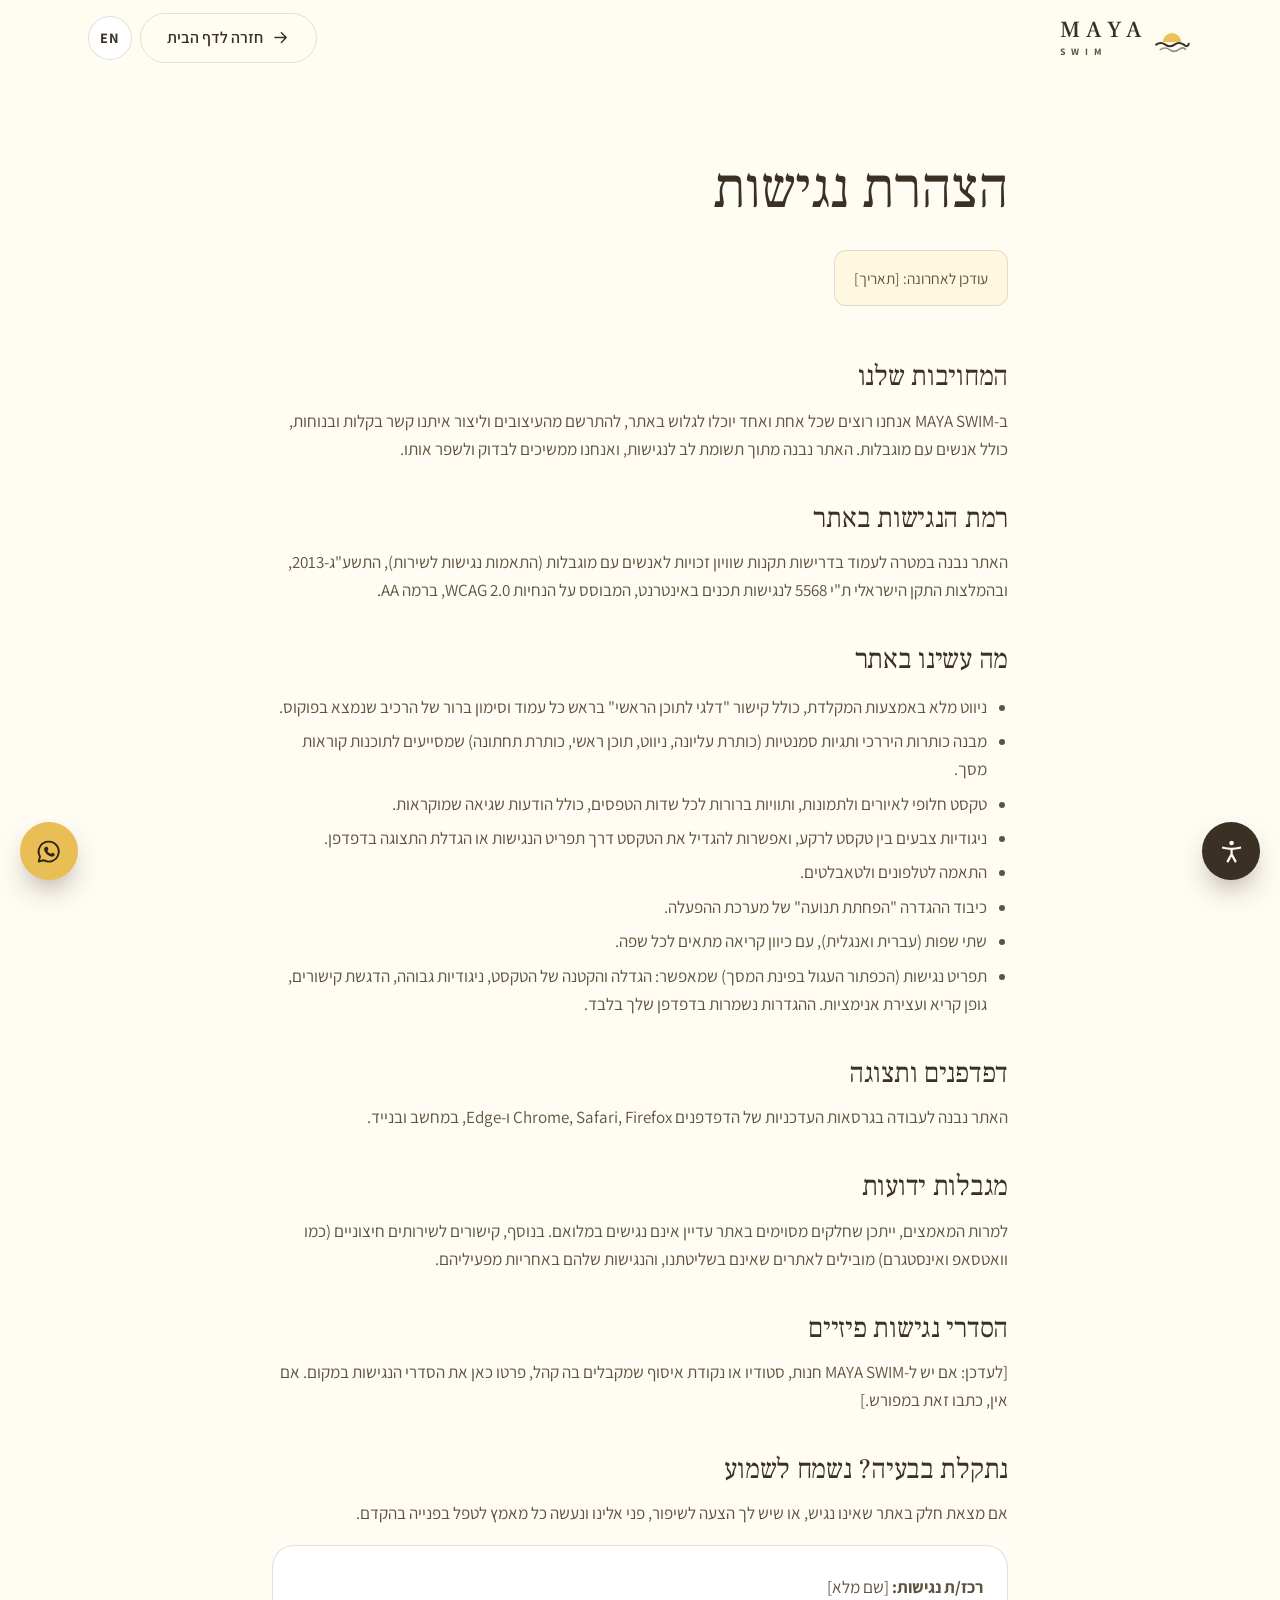
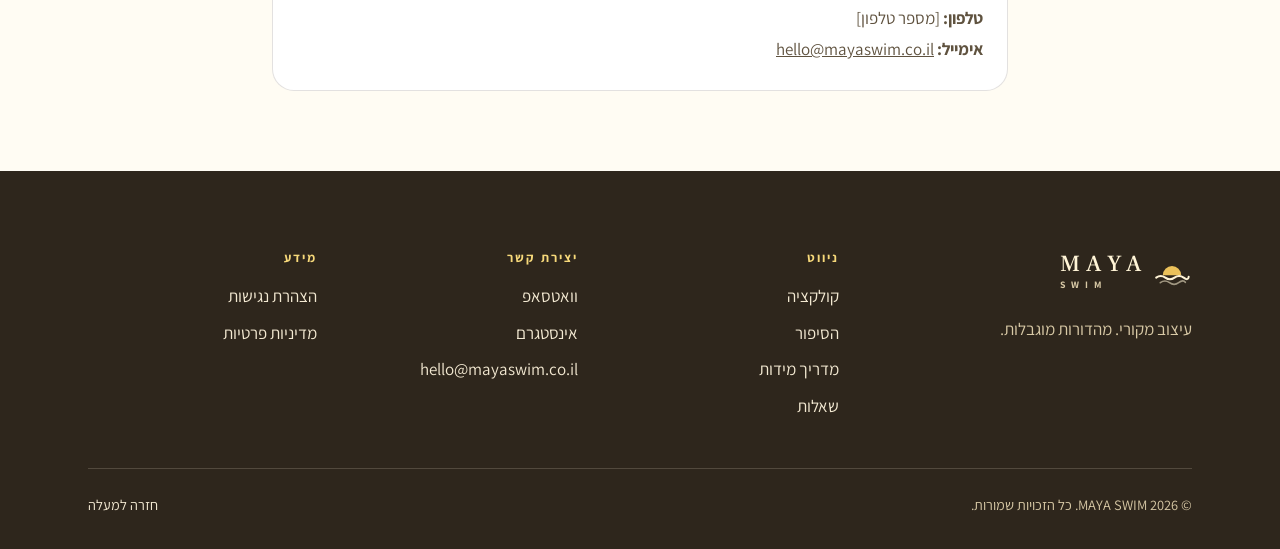
<file: accessibility.html>
<!DOCTYPE html>
<html lang="he" dir="rtl">
<head>
  <meta charset="utf-8">
  <meta name="viewport" content="width=device-width, initial-scale=1">
  <title>הצהרת נגישות | MAYA SWIM</title>
  <meta name="theme-color" content="#FFF1B8">
  <link rel="icon" href="assets/img/favicon.svg" type="image/svg+xml">
  <link rel="apple-touch-icon" href="assets/img/apple-touch-icon.png">
  <link rel="stylesheet" href="assets/css/style.css">
  <script>
    (function () {
      var d = document.documentElement, l = null, a = null;
      try { l = new URLSearchParams(location.search).get("lang") || localStorage.getItem("maya-lang"); a = JSON.parse(localStorage.getItem("maya-a11y") || "null"); } catch (e) {}
      if (l === "en") { d.lang = "en"; d.dir = "ltr"; }
      if (a) {
        if (a.scale) d.style.fontSize = [100, 112.5, 125, 137.5][a.scale] + "%";
        ["contrast", "links", "font", "noanim"].forEach(function (k) { if (a[k]) d.classList.add("a11y-" + k); });
      }
    })();
  </script>
</head>
<body data-page="accessibility" data-title-key="page.a11y">

<!-- ===== Icons (SVG sprite) ===== -->
<svg width="0" height="0" style="position:absolute" aria-hidden="true" focusable="false">
  <defs>
    <symbol id="i-mark" viewBox="0 0 48 48"><path d="M13 29 A11 11 0 0 1 35 29 Z" fill="#EBC15A"/><path d="M5 32 Q 10.5 28 16 32 T 27 32 T 38 32 T 44 31" fill="none" stroke="currentColor" stroke-width="2.4" stroke-linecap="round"/><path d="M10 38 Q 15.5 34 21 38 T 32 38 T 40 37.5" fill="none" stroke="currentColor" stroke-width="2" stroke-linecap="round" opacity=".55"/></symbol>
    <symbol id="i-arrow" viewBox="0 0 24 24"><path d="M5 12h14M13 6l6 6-6 6" fill="none" stroke="currentColor" stroke-width="1.8" stroke-linecap="round" stroke-linejoin="round"/></symbol>
    <symbol id="i-check" viewBox="0 0 24 24"><path d="M5 12.5l4.5 4.5L19 7" fill="none" stroke="currentColor" stroke-width="2.2" stroke-linecap="round" stroke-linejoin="round"/></symbol>
    <symbol id="i-menu" viewBox="0 0 24 24"><path d="M4 7h16M4 12h16M4 17h16" fill="none" stroke="currentColor" stroke-width="1.8" stroke-linecap="round"/></symbol>
    <symbol id="i-close" viewBox="0 0 24 24"><path d="M6 6l12 12M18 6L6 18" fill="none" stroke="currentColor" stroke-width="1.8" stroke-linecap="round"/></symbol>
    <symbol id="i-wa" viewBox="0 0 24 24"><path d="M12 3.2a8.8 8.8 0 0 0-7.6 13.2L3.3 20.7l4.4-1.1A8.8 8.8 0 1 0 12 3.2z" fill="none" stroke="currentColor" stroke-width="1.7" stroke-linejoin="round"/><path d="M9 8.3c.3-.6.7-.6 1-.6h.6c.2 0 .4.1.5.4l.7 1.7c.1.2 0 .5-.1.6l-.6.7c-.1.1-.1.3 0 .5a6.2 6.2 0 0 0 2.6 2.4c.2.1.4.1.5 0l.7-.8c.2-.2.4-.2.6-.1l1.6.8c.2.1.3.3.3.5 0 .9-.6 1.8-1.5 2-1 .3-2.4.1-4.2-1.1a9.8 9.8 0 0 1-3.2-3.6c-.6-1.2-.5-2.5-.1-3.4z" fill="currentColor"/></symbol>
    <symbol id="i-ig" viewBox="0 0 24 24"><g fill="none" stroke="currentColor" stroke-width="1.7"><rect x="3.5" y="3.5" width="17" height="17" rx="5"/><circle cx="12" cy="12" r="4"/></g><circle cx="17.3" cy="6.7" r="1.1" fill="currentColor"/></symbol>
    <symbol id="i-mail" viewBox="0 0 24 24"><g fill="none" stroke="currentColor" stroke-width="1.7" stroke-linejoin="round"><rect x="3" y="5" width="18" height="14" rx="2.5"/><path d="M3.5 7l8.5 6 8.5-6"/></g></symbol>
    <symbol id="i-a11y" viewBox="0 0 24 24"><circle cx="12" cy="4.4" r="2" fill="currentColor"/><path d="M4.5 8.6c4.6 1.2 10.4 1.2 15 0M12 9.8v4.6m0 0l-3.4 6.2M12 14.4l3.4 6.2" fill="none" stroke="currentColor" stroke-width="2" stroke-linecap="round" stroke-linejoin="round"/></symbol>
    <symbol id="i-sketch" viewBox="0 0 24 24"><g fill="none" stroke="currentColor" stroke-width="1.6" stroke-linecap="round" stroke-linejoin="round"><path d="M5 19l1.1-4.3L16.4 4.4a1.9 1.9 0 0 1 2.7 0l.5.5a1.9 1.9 0 0 1 0 2.7L9.3 17.9z"/><path d="M14.6 6.2l3.2 3.2M4 21.5h16"/></g></symbol>
    <symbol id="i-fabric" viewBox="0 0 24 24"><g fill="none" stroke="currentColor" stroke-width="1.6" stroke-linecap="round" stroke-linejoin="round"><path d="M5 4h14v12l-2.3 2.3L14.3 16 12 18.3 9.7 16l-2.4 2.3L5 16z"/><path d="M8.5 8h7M8.5 11.5h7"/></g></symbol>
    <symbol id="i-scissors" viewBox="0 0 24 24"><g fill="none" stroke="currentColor" stroke-width="1.6" stroke-linecap="round"><circle cx="6.5" cy="17.5" r="2.6"/><circle cx="17.5" cy="17.5" r="2.6"/><path d="M8.4 15.6L19 4M15.6 15.6L5 4"/></g></symbol>
    <symbol id="i-tag" viewBox="0 0 24 24"><g fill="none" stroke="currentColor" stroke-width="1.6" stroke-linejoin="round"><path d="M3.5 12.6V4.5a1 1 0 0 1 1-1h8.1a1 1 0 0 1 .7.3l7 7a1 1 0 0 1 0 1.4l-8.1 8.1a1 1 0 0 1-1.4 0l-7-7a1 1 0 0 1-.3-.7z"/><circle cx="8.5" cy="8.5" r="1.6"/></g></symbol>
    <symbol id="i-tape" viewBox="0 0 24 24"><g fill="none" stroke="currentColor" stroke-width="1.6" stroke-linecap="round" stroke-linejoin="round"><circle cx="10" cy="11" r="6.5"/><circle cx="10" cy="11" r="2"/><path d="M10 17.5h10.5V14M13.5 17.5v-1.7M16.8 17.5v-1.7"/></g></symbol>
    <symbol id="i-bell" viewBox="0 0 24 24"><g fill="none" stroke="currentColor" stroke-width="1.6" stroke-linecap="round" stroke-linejoin="round"><path d="M6 16.5V11a6 6 0 0 1 12 0v5.5l1.5 2h-15z"/><path d="M10 20.5a2 2 0 0 0 4 0"/></g></symbol>
    <symbol id="i-rings" viewBox="0 0 24 24"><g fill="none" stroke="currentColor" stroke-width="1.6"><circle cx="9" cy="12" r="5.5"/><circle cx="15" cy="12" r="5.5"/></g></symbol>
    <symbol id="i-contrast" viewBox="0 0 24 24"><circle cx="12" cy="12" r="8.5" fill="none" stroke="currentColor" stroke-width="1.7"/><path d="M12 3.5a8.5 8.5 0 0 1 0 17z" fill="currentColor"/></symbol>
    <symbol id="i-link" viewBox="0 0 24 24"><g fill="none" stroke="currentColor" stroke-width="1.7" stroke-linecap="round"><path d="M10 14a4 4 0 0 0 5.66 0l3-3a4 4 0 0 0-5.66-5.66l-1.2 1.2"/><path d="M14 10a4 4 0 0 0-5.66 0l-3 3a4 4 0 0 0 5.66 5.66l1.2-1.2"/></g></symbol>
    <symbol id="i-font" viewBox="0 0 24 24"><g fill="none" stroke="currentColor" stroke-width="1.7" stroke-linecap="round" stroke-linejoin="round"><path d="M3 19L8 5h1l5 14M5 14.5h7"/><path d="M15.5 12.5h4.5V19M20 15.5h-2.8a1.7 1.7 0 0 0 0 3.5H20"/></g></symbol>
    <symbol id="i-pause" viewBox="0 0 24 24"><g fill="currentColor"><rect x="6" y="5" width="4" height="14" rx="1.2"/><rect x="14" y="5" width="4" height="14" rx="1.2"/></g></symbol>
    <symbol id="i-minus" viewBox="0 0 24 24"><path d="M6 12h12" stroke="currentColor" stroke-width="2" stroke-linecap="round"/></symbol>
    <symbol id="i-plus" viewBox="0 0 24 24"><path d="M12 6v12M6 12h12" stroke="currentColor" stroke-width="2" stroke-linecap="round"/></symbol>
  </defs>
</svg>

<a class="skip-link" href="#main" data-i18n="skip">דלגי לתוכן הראשי</a>

<header class="site-header legal-header" id="siteHeader">
  <div class="container header-inner">
    <a class="logo" href="index.html" data-i18n-aria="nav.home" aria-label="MAYA SWIM — לדף הבית">
      <svg aria-hidden="true"><use href="#i-mark"/></svg>
      <span class="logo__text"><span class="logo__name">MAYA</span><span class="logo__sub">SWIM</span></span>
    </a>
    <div class="header-actions">
      <a class="btn btn--ghost" href="index.html"><svg class="back-arrow" aria-hidden="true"><use href="#i-arrow"/></svg><span data-i18n="legal.back">חזרה לדף הבית</span></a>
      <button class="icon-btn lang-btn" id="langBtn" type="button" lang="en" aria-label="Switch to English">EN</button>
    </div>
  </div>
</header>

<main id="main" tabindex="-1">
<article class="legal"><div class="container">
<!-- לפני פרסום: השלימו את כל מה שמופיע בסוגריים מרובעים [ ], ובדקו שהאתר אכן עומד בתקן. מומלץ להתייעץ עם מורשה/ית נגישות שירות. -->
<div data-only="he">
  <h1>הצהרת נגישות</h1>
  <p class="meta">עודכן לאחרונה: [תאריך]</p>

  <h2>המחויבות שלנו</h2>
  <p>ב-MAYA SWIM אנחנו רוצים שכל אחת ואחד יוכלו לגלוש באתר, להתרשם מהעיצובים וליצור איתנו קשר בקלות ובנוחות, כולל אנשים עם מוגבלות. האתר נבנה מתוך תשומת לב לנגישות, ואנחנו ממשיכים לבדוק ולשפר אותו.</p>

  <h2>רמת הנגישות באתר</h2>
  <p>האתר נבנה במטרה לעמוד בדרישות תקנות שוויון זכויות לאנשים עם מוגבלות (התאמות נגישות לשירות), התשע"ג-2013, ובהמלצות התקן הישראלי ת"י 5568 לנגישות תכנים באינטרנט, המבוסס על הנחיות WCAG 2.0, ברמה AA.</p>

  <h2>מה עשינו באתר</h2>
  <ul>
    <li>ניווט מלא באמצעות המקלדת, כולל קישור "דלגי לתוכן הראשי" בראש כל עמוד וסימון ברור של הרכיב שנמצא בפוקוס.</li>
    <li>מבנה כותרות היררכי ותגיות סמנטיות (כותרת עליונה, ניווט, תוכן ראשי, כותרת תחתונה) שמסייעים לתוכנות קוראות מסך.</li>
    <li>טקסט חלופי לאיורים ולתמונות, ותוויות ברורות לכל שדות הטפסים, כולל הודעות שגיאה שמוקראות.</li>
    <li>ניגודיות צבעים בין טקסט לרקע, ואפשרות להגדיל את הטקסט דרך תפריט הנגישות או הגדלת התצוגה בדפדפן.</li>
    <li>התאמה לטלפונים ולטאבלטים.</li>
    <li>כיבוד ההגדרה "הפחתת תנועה" של מערכת ההפעלה.</li>
    <li>שתי שפות (עברית ואנגלית), עם כיוון קריאה מתאים לכל שפה.</li>
    <li>תפריט נגישות (הכפתור העגול בפינת המסך) שמאפשר: הגדלה והקטנה של הטקסט, ניגודיות גבוהה, הדגשת קישורים, גופן קריא ועצירת אנימציות. ההגדרות נשמרות בדפדפן שלך בלבד.</li>
  </ul>

  <h2>דפדפנים ותצוגה</h2>
  <p>האתר נבנה לעבודה בגרסאות העדכניות של הדפדפנים Chrome, Safari, Firefox ו-Edge, במחשב ובנייד.</p>

  <h2>מגבלות ידועות</h2>
  <p>למרות המאמצים, ייתכן שחלקים מסוימים באתר עדיין אינם נגישים במלואם. בנוסף, קישורים לשירותים חיצוניים (כמו וואטסאפ ואינסטגרם) מובילים לאתרים שאינם בשליטתנו, והנגישות שלהם באחריות מפעיליהם.</p>

  <h2>הסדרי נגישות פיזיים</h2>
  <p>[לעדכן: אם יש ל-MAYA SWIM חנות, סטודיו או נקודת איסוף שמקבלים בה קהל, פרטו כאן את הסדרי הנגישות במקום. אם אין, כתבו זאת במפורש.]</p>

  <h2>נתקלת בבעיה? נשמח לשמוע</h2>
  <p>אם מצאת חלק באתר שאינו נגיש, או שיש לך הצעה לשיפור, פני אלינו ונעשה כל מאמץ לטפל בפנייה בהקדם.</p>
  <div class="contact-box">
    <p><strong>רכז/ת נגישות:</strong> [שם מלא]</p>
    <p><strong>טלפון:</strong> [מספר טלפון]</p>
    <p><strong>אימייל:</strong> <a class="js-mail" href="#"><span class="js-mail-text">hello@mayaswim.co.il</span></a></p>
  </div>
</div>

<div data-only="en" lang="en" dir="ltr">
  <h1>Accessibility statement</h1>
  <p class="meta">Last updated: [date]</p>

  <h2>Our commitment</h2>
  <p>At MAYA SWIM we want everyone, including people with disabilities, to be able to browse the site, enjoy our designs and contact us easily and comfortably. The site was built with accessibility in mind, and we keep testing and improving it.</p>

  <h2>Accessibility level</h2>
  <p>The site was built with the aim of meeting the Israeli Equal Rights for Persons with Disabilities (Service Accessibility Adjustments) Regulations, 2013, and the recommendations of Israeli Standard SI 5568, which is based on the WCAG 2.0 guidelines, at level AA.</p>

  <h2>What we have done</h2>
  <ul>
    <li>Full keyboard navigation, including a "Skip to main content" link at the top of every page and a clear focus indicator.</li>
    <li>A logical heading structure and semantic landmarks (header, navigation, main content, footer) that help screen readers.</li>
    <li>Text alternatives for illustrations and images, and clear labels for every form field, including announced error messages.</li>
    <li>Color contrast between text and background, and the option to enlarge text through the accessibility menu or browser zoom.</li>
    <li>A layout that adapts to phones and tablets.</li>
    <li>Respect for the operating system's "reduce motion" setting.</li>
    <li>Two languages (Hebrew and English), each with the correct reading direction.</li>
    <li>An accessibility menu (the round button in the corner of the screen) that offers: larger or smaller text, high contrast, highlighted links, a readable font and stopping animations. Settings are saved in your browser only.</li>
  </ul>

  <h2>Browsers and display</h2>
  <p>The site was built to work in current versions of Chrome, Safari, Firefox and Edge, on desktop and mobile.</p>

  <h2>Known limitations</h2>
  <p>Despite our efforts, some parts of the site may not yet be fully accessible. Links to external services (such as WhatsApp and Instagram) lead to sites we don't control, and their accessibility is the responsibility of their operators.</p>

  <h2>Physical accessibility</h2>
  <p>[To update: if MAYA SWIM has a shop, studio or pickup point open to the public, describe its accessibility arrangements here. If not, say so explicitly.]</p>

  <h2>Found a problem? We'd love to hear</h2>
  <p>If you find part of the site that isn't accessible, or have a suggestion, please contact us and we'll do our best to handle it promptly.</p>
  <div class="contact-box">
    <p><strong>Accessibility coordinator:</strong> [full name]</p>
    <p><strong>Phone:</strong> [phone number]</p>
    <p><strong>Email:</strong> <a class="js-mail" href="#"><span class="js-mail-text">hello@mayaswim.co.il</span></a></p>
  </div>
</div>
</div></article>
</main>

<!-- ===== Footer ===== -->
<footer class="site-footer">
  <div class="container">
    <div class="footer-grid">
      <div class="footer-brand">
        <a class="logo" href="index.html" data-i18n-aria="nav.home" aria-label="MAYA SWIM — לדף הבית">
          <svg aria-hidden="true" style="color:#FFF4D6"><use href="#i-mark"/></svg>
          <span class="logo__text"><span class="logo__name">MAYA</span><span class="logo__sub">SWIM</span></span>
        </a>
        <p data-i18n="footer.tagline">עיצוב מקורי. מהדורות מוגבלות.</p>
      </div>
      <nav aria-labelledby="ft-nav">
        <h2 id="ft-nav" data-i18n="footer.nav">ניווט</h2>
        <ul>
          <li><a href="index.html#collection" data-i18n="nav.collection">קולקציה</a></li>
          <li><a href="index.html#story" data-i18n="nav.story">הסיפור</a></li>
          <li><a href="index.html#sizes" data-i18n="nav.sizes">מדריך מידות</a></li>
          <li><a href="index.html#faq" data-i18n="nav.faq">שאלות</a></li>
        </ul>
      </nav>
      <div>
        <h2 data-i18n="footer.contact">יצירת קשר</h2>
        <ul>
          <li><a class="js-wa" data-wa-msg="wa.general" href="index.html#contact" target="_blank" rel="noopener"><span data-i18n="contact.wa.t">וואטסאפ</span><span class="visually-hidden" data-i18n="contact.newtab">(נפתח בחלון חדש)</span></a></li>
          <li><a class="js-ig" href="index.html#contact" target="_blank" rel="noopener"><span data-i18n="contact.ig.t">אינסטגרם</span><span class="visually-hidden" data-i18n="contact.newtab">(נפתח בחלון חדש)</span></a></li>
          <li><a class="js-mail" href="index.html#contact"><span class="js-mail-text">hello@mayaswim.co.il</span></a></li>
        </ul>
      </div>
      <div>
        <h2 data-i18n="footer.legal">מידע</h2>
        <ul>
          <li><a href="accessibility.html" data-i18n="footer.a11y">הצהרת נגישות</a></li>
          <li><a href="privacy.html" data-i18n="footer.privacy">מדיניות פרטיות</a></li>
        </ul>
      </div>
    </div>
    <div class="footer-bottom">
      <p style="margin:0">© <span id="year">2026</span> MAYA SWIM. <span data-i18n="footer.rights">כל הזכויות שמורות.</span></p>
      <a href="#main" data-i18n="footer.top">חזרה למעלה</a>
    </div>
  </div>
</footer>

<!-- ===== Floating buttons & accessibility panel ===== -->
<a class="fab fab--wa js-wa" data-wa-msg="wa.general" href="index.html#contact" target="_blank" rel="noopener" data-i18n-aria="wa.float" aria-label="שיחה בוואטסאפ">
  <svg aria-hidden="true"><use href="#i-wa"/></svg>
</a>
<button class="fab fab--a11y" id="a11yBtn" type="button" aria-expanded="false" aria-controls="a11yPanel" data-i18n-aria="a11y.open" aria-label="תפריט נגישות">
  <svg aria-hidden="true"><use href="#i-a11y"/></svg>
</button>
<div class="a11y-panel" id="a11yPanel" role="dialog" aria-modal="false" aria-labelledby="a11y-title" hidden>
  <div class="a11y-panel__head">
    <h2 id="a11y-title" data-i18n="a11y.title">הגדרות נגישות</h2>
    <button class="icon-btn" type="button" data-a11y-close data-i18n-aria="a11y.close" aria-label="סגירת תפריט הנגישות"><svg aria-hidden="true"><use href="#i-close"/></svg></button>
  </div>
  <div class="a11y-row">
    <span data-i18n="a11y.textSize">גודל טקסט</span>
    <span class="a11y-size">
      <button class="icon-btn" type="button" data-a11y="smaller" data-i18n-aria="a11y.smaller" aria-label="הקטנת טקסט"><svg aria-hidden="true"><use href="#i-minus"/></svg></button>
      <button class="icon-btn" type="button" data-a11y="larger" data-i18n-aria="a11y.larger" aria-label="הגדלת טקסט"><svg aria-hidden="true"><use href="#i-plus"/></svg></button>
    </span>
  </div>
  <div class="a11y-grid">
    <button class="a11y-toggle" type="button" data-a11y="contrast" aria-pressed="false"><svg aria-hidden="true"><use href="#i-contrast"/></svg><span data-i18n="a11y.contrast">ניגודיות גבוהה</span></button>
    <button class="a11y-toggle" type="button" data-a11y="links" aria-pressed="false"><svg aria-hidden="true"><use href="#i-link"/></svg><span data-i18n="a11y.links">הדגשת קישורים</span></button>
    <button class="a11y-toggle" type="button" data-a11y="font" aria-pressed="false"><svg aria-hidden="true"><use href="#i-font"/></svg><span data-i18n="a11y.font">גופן קריא</span></button>
    <button class="a11y-toggle" type="button" data-a11y="noanim" aria-pressed="false"><svg aria-hidden="true"><use href="#i-pause"/></svg><span data-i18n="a11y.motion">עצירת אנימציות</span></button>
  </div>
  <div class="a11y-panel__foot">
    <button type="button" data-a11y="reset" data-i18n="a11y.reset">איפוס הגדרות</button>
    <a href="accessibility.html" data-i18n="a11y.statement">להצהרת הנגישות</a>
  </div>
</div>

<script src="assets/js/config.js" defer></script>
<script src="assets/js/i18n.js" defer></script>
<script src="assets/js/main.js" defer></script>
</body>
</html>
</file>
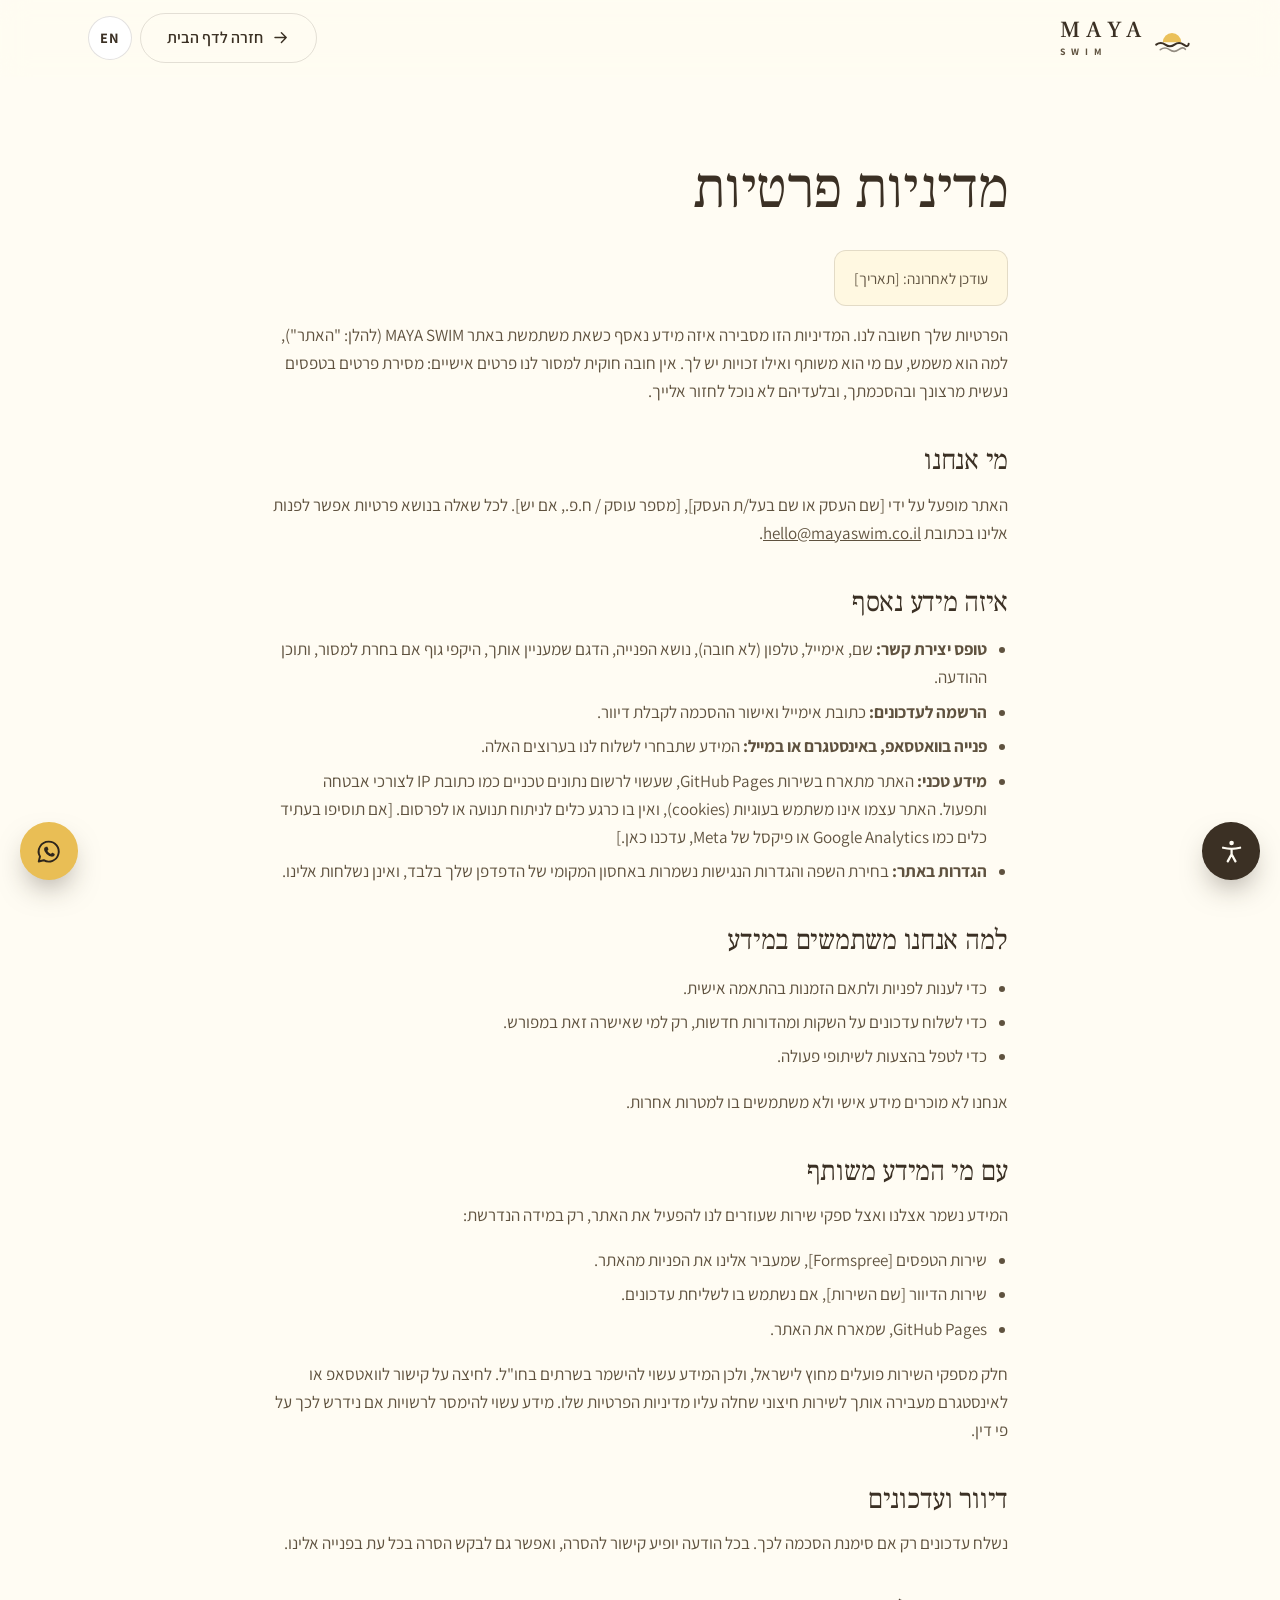
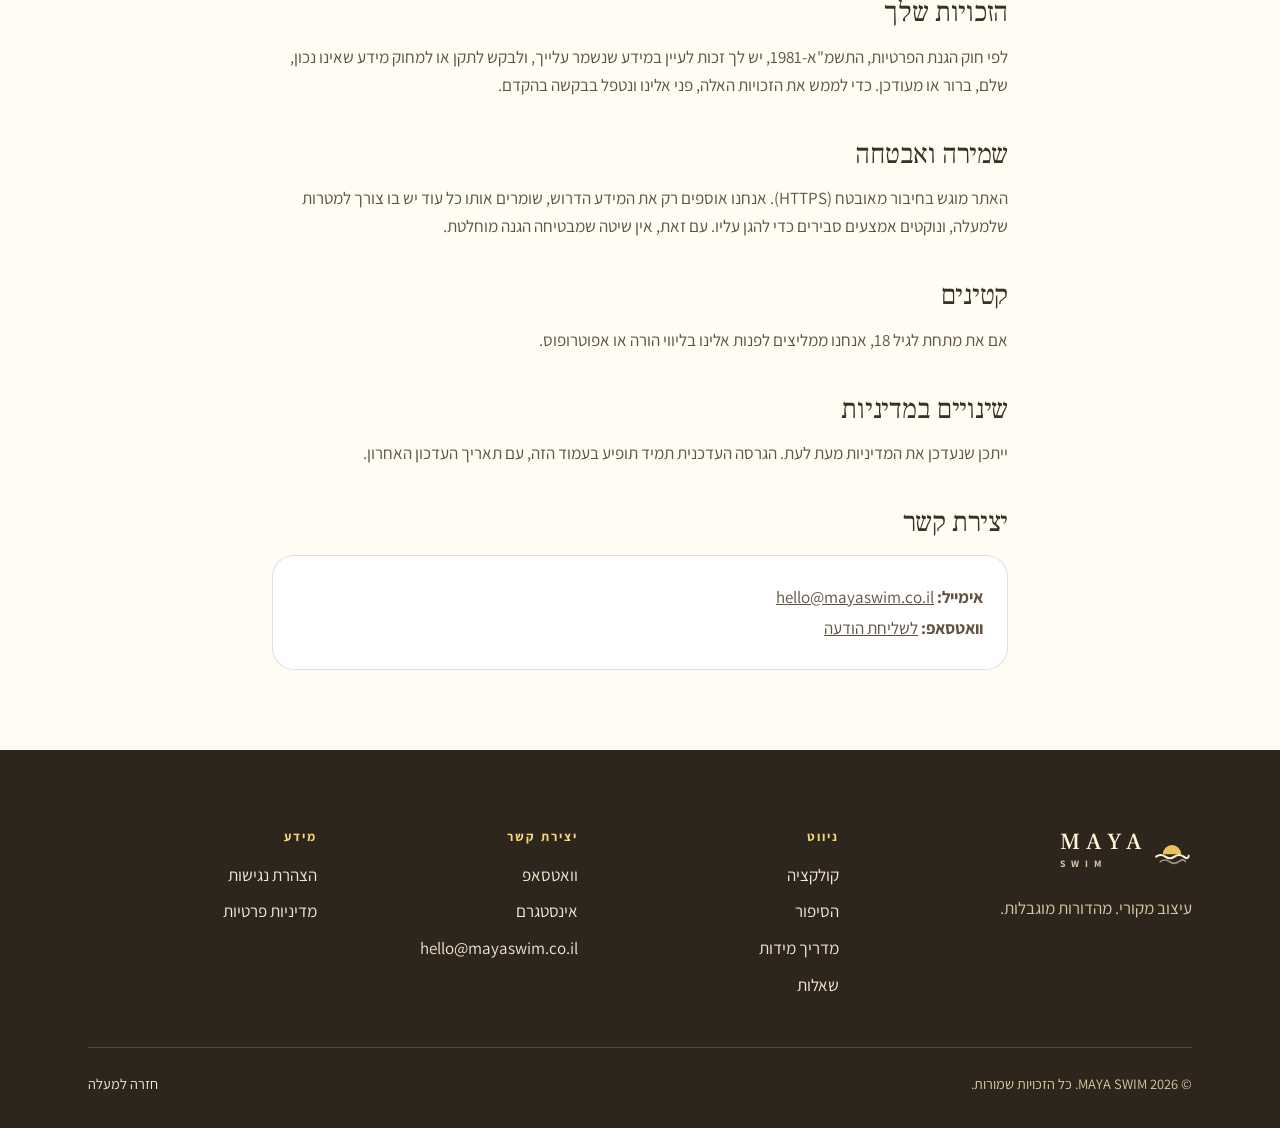
<file: privacy.html>
<!DOCTYPE html>
<html lang="he" dir="rtl">
<head>
  <meta charset="utf-8">
  <meta name="viewport" content="width=device-width, initial-scale=1">
  <title>מדיניות פרטיות | MAYA SWIM</title>
  <meta name="theme-color" content="#FFF1B8">
  <link rel="icon" href="assets/img/favicon.svg" type="image/svg+xml">
  <link rel="apple-touch-icon" href="assets/img/apple-touch-icon.png">
  <link rel="stylesheet" href="assets/css/style.css">
  <script>
    (function () {
      var d = document.documentElement, l = null, a = null;
      try { l = new URLSearchParams(location.search).get("lang") || localStorage.getItem("maya-lang"); a = JSON.parse(localStorage.getItem("maya-a11y") || "null"); } catch (e) {}
      if (l === "en") { d.lang = "en"; d.dir = "ltr"; }
      if (a) {
        if (a.scale) d.style.fontSize = [100, 112.5, 125, 137.5][a.scale] + "%";
        ["contrast", "links", "font", "noanim"].forEach(function (k) { if (a[k]) d.classList.add("a11y-" + k); });
      }
    })();
  </script>
</head>
<body data-page="privacy" data-title-key="page.privacy">

<!-- ===== Icons (SVG sprite) ===== -->
<svg width="0" height="0" style="position:absolute" aria-hidden="true" focusable="false">
  <defs>
    <symbol id="i-mark" viewBox="0 0 48 48"><path d="M13 29 A11 11 0 0 1 35 29 Z" fill="#EBC15A"/><path d="M5 32 Q 10.5 28 16 32 T 27 32 T 38 32 T 44 31" fill="none" stroke="currentColor" stroke-width="2.4" stroke-linecap="round"/><path d="M10 38 Q 15.5 34 21 38 T 32 38 T 40 37.5" fill="none" stroke="currentColor" stroke-width="2" stroke-linecap="round" opacity=".55"/></symbol>
    <symbol id="i-arrow" viewBox="0 0 24 24"><path d="M5 12h14M13 6l6 6-6 6" fill="none" stroke="currentColor" stroke-width="1.8" stroke-linecap="round" stroke-linejoin="round"/></symbol>
    <symbol id="i-check" viewBox="0 0 24 24"><path d="M5 12.5l4.5 4.5L19 7" fill="none" stroke="currentColor" stroke-width="2.2" stroke-linecap="round" stroke-linejoin="round"/></symbol>
    <symbol id="i-menu" viewBox="0 0 24 24"><path d="M4 7h16M4 12h16M4 17h16" fill="none" stroke="currentColor" stroke-width="1.8" stroke-linecap="round"/></symbol>
    <symbol id="i-close" viewBox="0 0 24 24"><path d="M6 6l12 12M18 6L6 18" fill="none" stroke="currentColor" stroke-width="1.8" stroke-linecap="round"/></symbol>
    <symbol id="i-wa" viewBox="0 0 24 24"><path d="M12 3.2a8.8 8.8 0 0 0-7.6 13.2L3.3 20.7l4.4-1.1A8.8 8.8 0 1 0 12 3.2z" fill="none" stroke="currentColor" stroke-width="1.7" stroke-linejoin="round"/><path d="M9 8.3c.3-.6.7-.6 1-.6h.6c.2 0 .4.1.5.4l.7 1.7c.1.2 0 .5-.1.6l-.6.7c-.1.1-.1.3 0 .5a6.2 6.2 0 0 0 2.6 2.4c.2.1.4.1.5 0l.7-.8c.2-.2.4-.2.6-.1l1.6.8c.2.1.3.3.3.5 0 .9-.6 1.8-1.5 2-1 .3-2.4.1-4.2-1.1a9.8 9.8 0 0 1-3.2-3.6c-.6-1.2-.5-2.5-.1-3.4z" fill="currentColor"/></symbol>
    <symbol id="i-ig" viewBox="0 0 24 24"><g fill="none" stroke="currentColor" stroke-width="1.7"><rect x="3.5" y="3.5" width="17" height="17" rx="5"/><circle cx="12" cy="12" r="4"/></g><circle cx="17.3" cy="6.7" r="1.1" fill="currentColor"/></symbol>
    <symbol id="i-mail" viewBox="0 0 24 24"><g fill="none" stroke="currentColor" stroke-width="1.7" stroke-linejoin="round"><rect x="3" y="5" width="18" height="14" rx="2.5"/><path d="M3.5 7l8.5 6 8.5-6"/></g></symbol>
    <symbol id="i-a11y" viewBox="0 0 24 24"><circle cx="12" cy="4.4" r="2" fill="currentColor"/><path d="M4.5 8.6c4.6 1.2 10.4 1.2 15 0M12 9.8v4.6m0 0l-3.4 6.2M12 14.4l3.4 6.2" fill="none" stroke="currentColor" stroke-width="2" stroke-linecap="round" stroke-linejoin="round"/></symbol>
    <symbol id="i-sketch" viewBox="0 0 24 24"><g fill="none" stroke="currentColor" stroke-width="1.6" stroke-linecap="round" stroke-linejoin="round"><path d="M5 19l1.1-4.3L16.4 4.4a1.9 1.9 0 0 1 2.7 0l.5.5a1.9 1.9 0 0 1 0 2.7L9.3 17.9z"/><path d="M14.6 6.2l3.2 3.2M4 21.5h16"/></g></symbol>
    <symbol id="i-fabric" viewBox="0 0 24 24"><g fill="none" stroke="currentColor" stroke-width="1.6" stroke-linecap="round" stroke-linejoin="round"><path d="M5 4h14v12l-2.3 2.3L14.3 16 12 18.3 9.7 16l-2.4 2.3L5 16z"/><path d="M8.5 8h7M8.5 11.5h7"/></g></symbol>
    <symbol id="i-scissors" viewBox="0 0 24 24"><g fill="none" stroke="currentColor" stroke-width="1.6" stroke-linecap="round"><circle cx="6.5" cy="17.5" r="2.6"/><circle cx="17.5" cy="17.5" r="2.6"/><path d="M8.4 15.6L19 4M15.6 15.6L5 4"/></g></symbol>
    <symbol id="i-tag" viewBox="0 0 24 24"><g fill="none" stroke="currentColor" stroke-width="1.6" stroke-linejoin="round"><path d="M3.5 12.6V4.5a1 1 0 0 1 1-1h8.1a1 1 0 0 1 .7.3l7 7a1 1 0 0 1 0 1.4l-8.1 8.1a1 1 0 0 1-1.4 0l-7-7a1 1 0 0 1-.3-.7z"/><circle cx="8.5" cy="8.5" r="1.6"/></g></symbol>
    <symbol id="i-tape" viewBox="0 0 24 24"><g fill="none" stroke="currentColor" stroke-width="1.6" stroke-linecap="round" stroke-linejoin="round"><circle cx="10" cy="11" r="6.5"/><circle cx="10" cy="11" r="2"/><path d="M10 17.5h10.5V14M13.5 17.5v-1.7M16.8 17.5v-1.7"/></g></symbol>
    <symbol id="i-bell" viewBox="0 0 24 24"><g fill="none" stroke="currentColor" stroke-width="1.6" stroke-linecap="round" stroke-linejoin="round"><path d="M6 16.5V11a6 6 0 0 1 12 0v5.5l1.5 2h-15z"/><path d="M10 20.5a2 2 0 0 0 4 0"/></g></symbol>
    <symbol id="i-rings" viewBox="0 0 24 24"><g fill="none" stroke="currentColor" stroke-width="1.6"><circle cx="9" cy="12" r="5.5"/><circle cx="15" cy="12" r="5.5"/></g></symbol>
    <symbol id="i-contrast" viewBox="0 0 24 24"><circle cx="12" cy="12" r="8.5" fill="none" stroke="currentColor" stroke-width="1.7"/><path d="M12 3.5a8.5 8.5 0 0 1 0 17z" fill="currentColor"/></symbol>
    <symbol id="i-link" viewBox="0 0 24 24"><g fill="none" stroke="currentColor" stroke-width="1.7" stroke-linecap="round"><path d="M10 14a4 4 0 0 0 5.66 0l3-3a4 4 0 0 0-5.66-5.66l-1.2 1.2"/><path d="M14 10a4 4 0 0 0-5.66 0l-3 3a4 4 0 0 0 5.66 5.66l1.2-1.2"/></g></symbol>
    <symbol id="i-font" viewBox="0 0 24 24"><g fill="none" stroke="currentColor" stroke-width="1.7" stroke-linecap="round" stroke-linejoin="round"><path d="M3 19L8 5h1l5 14M5 14.5h7"/><path d="M15.5 12.5h4.5V19M20 15.5h-2.8a1.7 1.7 0 0 0 0 3.5H20"/></g></symbol>
    <symbol id="i-pause" viewBox="0 0 24 24"><g fill="currentColor"><rect x="6" y="5" width="4" height="14" rx="1.2"/><rect x="14" y="5" width="4" height="14" rx="1.2"/></g></symbol>
    <symbol id="i-minus" viewBox="0 0 24 24"><path d="M6 12h12" stroke="currentColor" stroke-width="2" stroke-linecap="round"/></symbol>
    <symbol id="i-plus" viewBox="0 0 24 24"><path d="M12 6v12M6 12h12" stroke="currentColor" stroke-width="2" stroke-linecap="round"/></symbol>
  </defs>
</svg>

<a class="skip-link" href="#main" data-i18n="skip">דלגי לתוכן הראשי</a>

<header class="site-header legal-header" id="siteHeader">
  <div class="container header-inner">
    <a class="logo" href="index.html" data-i18n-aria="nav.home" aria-label="MAYA SWIM — לדף הבית">
      <svg aria-hidden="true"><use href="#i-mark"/></svg>
      <span class="logo__text"><span class="logo__name">MAYA</span><span class="logo__sub">SWIM</span></span>
    </a>
    <div class="header-actions">
      <a class="btn btn--ghost" href="index.html"><svg class="back-arrow" aria-hidden="true"><use href="#i-arrow"/></svg><span data-i18n="legal.back">חזרה לדף הבית</span></a>
      <button class="icon-btn lang-btn" id="langBtn" type="button" lang="en" aria-label="Switch to English">EN</button>
    </div>
  </div>
</header>

<main id="main" tabindex="-1">
<article class="legal"><div class="container">
<!-- לפני פרסום: השלימו את כל מה שמופיע בסוגריים מרובעים [ ]. זו תבנית כללית ולא ייעוץ משפטי; מומלץ שעורך/ת דין יעבור/תעבור עליה. -->
<div data-only="he">
  <h1>מדיניות פרטיות</h1>
  <p class="meta">עודכן לאחרונה: [תאריך]</p>
  <p>הפרטיות שלך חשובה לנו. המדיניות הזו מסבירה איזה מידע נאסף כשאת משתמשת באתר MAYA SWIM (להלן: "האתר"), למה הוא משמש, עם מי הוא משותף ואילו זכויות יש לך. אין חובה חוקית למסור לנו פרטים אישיים: מסירת פרטים בטפסים נעשית מרצונך ובהסכמתך, ובלעדיהם לא נוכל לחזור אלייך.</p>

  <h2>מי אנחנו</h2>
  <p>האתר מופעל על ידי [שם העסק או שם בעל/ת העסק], [מספר עוסק / ח.פ., אם יש]. לכל שאלה בנושא פרטיות אפשר לפנות אלינו בכתובת <a class="js-mail" href="#"><span class="js-mail-text">hello@mayaswim.co.il</span></a>.</p>

  <h2>איזה מידע נאסף</h2>
  <ul>
    <li><strong>טופס יצירת קשר:</strong> שם, אימייל, טלפון (לא חובה), נושא הפנייה, הדגם שמעניין אותך, היקפי גוף אם בחרת למסור, ותוכן ההודעה.</li>
    <li><strong>הרשמה לעדכונים:</strong> כתובת אימייל ואישור ההסכמה לקבלת דיוור.</li>
    <li><strong>פנייה בוואטסאפ, באינסטגרם או במייל:</strong> המידע שתבחרי לשלוח לנו בערוצים האלה.</li>
    <li><strong>מידע טכני:</strong> האתר מתארח בשירות GitHub Pages, שעשוי לרשום נתונים טכניים כמו כתובת IP לצורכי אבטחה ותפעול. האתר עצמו אינו משתמש בעוגיות (cookies), ואין בו כרגע כלים לניתוח תנועה או לפרסום. [אם תוסיפו בעתיד כלים כמו Google Analytics או פיקסל של Meta, עדכנו כאן.]</li>
    <li><strong>הגדרות באתר:</strong> בחירת השפה והגדרות הנגישות נשמרות באחסון המקומי של הדפדפן שלך בלבד, ואינן נשלחות אלינו.</li>
  </ul>

  <h2>למה אנחנו משתמשים במידע</h2>
  <ul>
    <li>כדי לענות לפניות ולתאם הזמנות בהתאמה אישית.</li>
    <li>כדי לשלוח עדכונים על השקות ומהדורות חדשות, רק למי שאישרה זאת במפורש.</li>
    <li>כדי לטפל בהצעות לשיתופי פעולה.</li>
  </ul>
  <p>אנחנו לא מוכרים מידע אישי ולא משתמשים בו למטרות אחרות.</p>

  <h2>עם מי המידע משותף</h2>
  <p>המידע נשמר אצלנו ואצל ספקי שירות שעוזרים לנו להפעיל את האתר, רק במידה הנדרשת:</p>
  <ul>
    <li>שירות הטפסים [Formspree], שמעביר אלינו את הפניות מהאתר.</li>
    <li>שירות הדיוור [שם השירות], אם נשתמש בו לשליחת עדכונים.</li>
    <li>GitHub Pages, שמארח את האתר.</li>
  </ul>
  <p>חלק מספקי השירות פועלים מחוץ לישראל, ולכן המידע עשוי להישמר בשרתים בחו"ל. לחיצה על קישור לוואטסאפ או לאינסטגרם מעבירה אותך לשירות חיצוני שחלה עליו מדיניות הפרטיות שלו. מידע עשוי להימסר לרשויות אם נידרש לכך על פי דין.</p>

  <h2>דיוור ועדכונים</h2>
  <p>נשלח עדכונים רק אם סימנת הסכמה לכך. בכל הודעה יופיע קישור להסרה, ואפשר גם לבקש הסרה בכל עת בפנייה אלינו.</p>

  <h2>הזכויות שלך</h2>
  <p>לפי חוק הגנת הפרטיות, התשמ"א-1981, יש לך זכות לעיין במידע שנשמר עלייך, ולבקש לתקן או למחוק מידע שאינו נכון, שלם, ברור או מעודכן. כדי לממש את הזכויות האלה, פני אלינו ונטפל בבקשה בהקדם.</p>

  <h2>שמירה ואבטחה</h2>
  <p>האתר מוגש בחיבור מאובטח (HTTPS). אנחנו אוספים רק את המידע הדרוש, שומרים אותו כל עוד יש בו צורך למטרות שלמעלה, ונוקטים אמצעים סבירים כדי להגן עליו. עם זאת, אין שיטה שמבטיחה הגנה מוחלטת.</p>

  <h2>קטינים</h2>
  <p>אם את מתחת לגיל 18, אנחנו ממליצים לפנות אלינו בליווי הורה או אפוטרופוס.</p>

  <h2>שינויים במדיניות</h2>
  <p>ייתכן שנעדכן את המדיניות מעת לעת. הגרסה העדכנית תמיד תופיע בעמוד הזה, עם תאריך העדכון האחרון.</p>

  <h2>יצירת קשר</h2>
  <div class="contact-box">
    <p><strong>אימייל:</strong> <a class="js-mail" href="#"><span class="js-mail-text">hello@mayaswim.co.il</span></a></p>
    <p><strong>וואטסאפ:</strong> <a class="js-wa" data-wa-msg="wa.general" href="#" target="_blank" rel="noopener">לשליחת הודעה<span class="visually-hidden"> (נפתח בחלון חדש)</span></a></p>
  </div>
</div>

<div data-only="en" lang="en" dir="ltr">
  <h1>Privacy policy</h1>
  <p class="meta">Last updated: [date]</p>
  <p>Your privacy matters to us. This policy explains what information is collected when you use the MAYA SWIM website (the "site"), how it's used, who it's shared with and what rights you have. You are not legally required to give us personal details: anything you submit in our forms is given voluntarily and with your consent, and without it we can't get back to you.</p>

  <h2>Who we are</h2>
  <p>The site is operated by [business or owner name], [business ID, if any]. For any privacy question, contact us at <a class="js-mail" href="#"><span class="js-mail-text">hello@mayaswim.co.il</span></a>.</p>

  <h2>What we collect</h2>
  <ul>
    <li><strong>Contact form:</strong> name, email, phone (optional), subject, the design you're interested in, body measurements if you choose to share them, and your message.</li>
    <li><strong>Updates sign-up:</strong> your email address and your consent to receive newsletters.</li>
    <li><strong>WhatsApp, Instagram or email:</strong> whatever you choose to send us through those channels.</li>
    <li><strong>Technical data:</strong> the site is hosted on GitHub Pages, which may log technical data such as IP addresses for security and operations. The site itself does not use cookies and currently has no analytics or advertising tools. [If you add tools such as Google Analytics or a Meta pixel in the future, update this section.]</li>
    <li><strong>Site settings:</strong> your language and accessibility choices are saved in your browser's local storage only and are never sent to us.</li>
  </ul>

  <h2>How we use it</h2>
  <ul>
    <li>To answer inquiries and arrange made-to-order requests.</li>
    <li>To send updates about launches and new editions, only to people who explicitly agreed.</li>
    <li>To handle collaboration proposals.</li>
  </ul>
  <p>We don't sell personal information or use it for any other purpose.</p>

  <h2>Who we share it with</h2>
  <p>Information is kept by us and by service providers that help us run the site, only as needed:</p>
  <ul>
    <li>The form service [Formspree], which forwards inquiries from the site to us.</li>
    <li>The newsletter service [service name], if we use one to send updates.</li>
    <li>GitHub Pages, which hosts the site.</li>
  </ul>
  <p>Some providers operate outside Israel, so information may be stored on servers abroad. Clicking a WhatsApp or Instagram link takes you to an external service with its own privacy policy. Information may be disclosed to authorities where required by law.</p>

  <h2>Newsletters</h2>
  <p>We only send updates if you ticked the consent box. Every message includes an unsubscribe link, and you can ask to be removed at any time by contacting us.</p>

  <h2>Your rights</h2>
  <p>Under Israel's Protection of Privacy Law, 1981, you have the right to review the information we hold about you and to ask us to correct or delete information that is inaccurate, incomplete, unclear or out of date. To exercise these rights, contact us and we'll handle your request promptly.</p>

  <h2>Storage and security</h2>
  <p>The site is served over a secure connection (HTTPS). We collect only what we need, keep it only as long as it's needed for the purposes above, and take reasonable steps to protect it. No method, however, guarantees absolute security.</p>

  <h2>Minors</h2>
  <p>If you are under 18, we recommend contacting us together with a parent or guardian.</p>

  <h2>Changes to this policy</h2>
  <p>We may update this policy from time to time. The current version will always appear on this page with its last-updated date.</p>

  <h2>Contact</h2>
  <div class="contact-box">
    <p><strong>Email:</strong> <a class="js-mail" href="#"><span class="js-mail-text">hello@mayaswim.co.il</span></a></p>
    <p><strong>WhatsApp:</strong> <a class="js-wa" data-wa-msg="wa.general" href="#" target="_blank" rel="noopener">Send a message<span class="visually-hidden"> (opens in a new window)</span></a></p>
  </div>
</div>
</div></article>
</main>

<!-- ===== Footer ===== -->
<footer class="site-footer">
  <div class="container">
    <div class="footer-grid">
      <div class="footer-brand">
        <a class="logo" href="index.html" data-i18n-aria="nav.home" aria-label="MAYA SWIM — לדף הבית">
          <svg aria-hidden="true" style="color:#FFF4D6"><use href="#i-mark"/></svg>
          <span class="logo__text"><span class="logo__name">MAYA</span><span class="logo__sub">SWIM</span></span>
        </a>
        <p data-i18n="footer.tagline">עיצוב מקורי. מהדורות מוגבלות.</p>
      </div>
      <nav aria-labelledby="ft-nav">
        <h2 id="ft-nav" data-i18n="footer.nav">ניווט</h2>
        <ul>
          <li><a href="index.html#collection" data-i18n="nav.collection">קולקציה</a></li>
          <li><a href="index.html#story" data-i18n="nav.story">הסיפור</a></li>
          <li><a href="index.html#sizes" data-i18n="nav.sizes">מדריך מידות</a></li>
          <li><a href="index.html#faq" data-i18n="nav.faq">שאלות</a></li>
        </ul>
      </nav>
      <div>
        <h2 data-i18n="footer.contact">יצירת קשר</h2>
        <ul>
          <li><a class="js-wa" data-wa-msg="wa.general" href="index.html#contact" target="_blank" rel="noopener"><span data-i18n="contact.wa.t">וואטסאפ</span><span class="visually-hidden" data-i18n="contact.newtab">(נפתח בחלון חדש)</span></a></li>
          <li><a class="js-ig" href="index.html#contact" target="_blank" rel="noopener"><span data-i18n="contact.ig.t">אינסטגרם</span><span class="visually-hidden" data-i18n="contact.newtab">(נפתח בחלון חדש)</span></a></li>
          <li><a class="js-mail" href="index.html#contact"><span class="js-mail-text">hello@mayaswim.co.il</span></a></li>
        </ul>
      </div>
      <div>
        <h2 data-i18n="footer.legal">מידע</h2>
        <ul>
          <li><a href="accessibility.html" data-i18n="footer.a11y">הצהרת נגישות</a></li>
          <li><a href="privacy.html" data-i18n="footer.privacy">מדיניות פרטיות</a></li>
        </ul>
      </div>
    </div>
    <div class="footer-bottom">
      <p style="margin:0">© <span id="year">2026</span> MAYA SWIM. <span data-i18n="footer.rights">כל הזכויות שמורות.</span></p>
      <a href="#main" data-i18n="footer.top">חזרה למעלה</a>
    </div>
  </div>
</footer>

<!-- ===== Floating buttons & accessibility panel ===== -->
<a class="fab fab--wa js-wa" data-wa-msg="wa.general" href="index.html#contact" target="_blank" rel="noopener" data-i18n-aria="wa.float" aria-label="שיחה בוואטסאפ">
  <svg aria-hidden="true"><use href="#i-wa"/></svg>
</a>
<button class="fab fab--a11y" id="a11yBtn" type="button" aria-expanded="false" aria-controls="a11yPanel" data-i18n-aria="a11y.open" aria-label="תפריט נגישות">
  <svg aria-hidden="true"><use href="#i-a11y"/></svg>
</button>
<div class="a11y-panel" id="a11yPanel" role="dialog" aria-modal="false" aria-labelledby="a11y-title" hidden>
  <div class="a11y-panel__head">
    <h2 id="a11y-title" data-i18n="a11y.title">הגדרות נגישות</h2>
    <button class="icon-btn" type="button" data-a11y-close data-i18n-aria="a11y.close" aria-label="סגירת תפריט הנגישות"><svg aria-hidden="true"><use href="#i-close"/></svg></button>
  </div>
  <div class="a11y-row">
    <span data-i18n="a11y.textSize">גודל טקסט</span>
    <span class="a11y-size">
      <button class="icon-btn" type="button" data-a11y="smaller" data-i18n-aria="a11y.smaller" aria-label="הקטנת טקסט"><svg aria-hidden="true"><use href="#i-minus"/></svg></button>
      <button class="icon-btn" type="button" data-a11y="larger" data-i18n-aria="a11y.larger" aria-label="הגדלת טקסט"><svg aria-hidden="true"><use href="#i-plus"/></svg></button>
    </span>
  </div>
  <div class="a11y-grid">
    <button class="a11y-toggle" type="button" data-a11y="contrast" aria-pressed="false"><svg aria-hidden="true"><use href="#i-contrast"/></svg><span data-i18n="a11y.contrast">ניגודיות גבוהה</span></button>
    <button class="a11y-toggle" type="button" data-a11y="links" aria-pressed="false"><svg aria-hidden="true"><use href="#i-link"/></svg><span data-i18n="a11y.links">הדגשת קישורים</span></button>
    <button class="a11y-toggle" type="button" data-a11y="font" aria-pressed="false"><svg aria-hidden="true"><use href="#i-font"/></svg><span data-i18n="a11y.font">גופן קריא</span></button>
    <button class="a11y-toggle" type="button" data-a11y="noanim" aria-pressed="false"><svg aria-hidden="true"><use href="#i-pause"/></svg><span data-i18n="a11y.motion">עצירת אנימציות</span></button>
  </div>
  <div class="a11y-panel__foot">
    <button type="button" data-a11y="reset" data-i18n="a11y.reset">איפוס הגדרות</button>
    <a href="accessibility.html" data-i18n="a11y.statement">להצהרת הנגישות</a>
  </div>
</div>

<script src="assets/js/config.js" defer></script>
<script src="assets/js/i18n.js" defer></script>
<script src="assets/js/main.js" defer></script>
</body>
</html>
</file>
<file: assets/css/style.css>
/* =========================================================
   MAYA SWIM — עיצוב / Styles
   צבעים רכים בגווני צהוב בהיר. כל הצבעים מוגדרים כמשתנים ב-:root.
   ========================================================= */

/* ---------- Fonts (self-hosted, no third-party requests) ---------- */
@font-face { font-family: "Frank Ruhl Libre"; font-weight: 300; font-display: swap; src: url(../fonts/frank-ruhl-libre-hebrew-300-normal.woff2) format("woff2"); unicode-range: U+0307-0308, U+0590-05FF, U+200C-2010, U+20AA, U+25CC, U+FB1D-FB4F; }
@font-face { font-family: "Frank Ruhl Libre"; font-weight: 400; font-display: swap; src: url(../fonts/frank-ruhl-libre-hebrew-400-normal.woff2) format("woff2"); unicode-range: U+0307-0308, U+0590-05FF, U+200C-2010, U+20AA, U+25CC, U+FB1D-FB4F; }
@font-face { font-family: "Frank Ruhl Libre"; font-weight: 500; font-display: swap; src: url(../fonts/frank-ruhl-libre-hebrew-500-normal.woff2) format("woff2"); unicode-range: U+0307-0308, U+0590-05FF, U+200C-2010, U+20AA, U+25CC, U+FB1D-FB4F; }
@font-face { font-family: "Frank Ruhl Libre"; font-weight: 300; font-display: swap; src: url(../fonts/frank-ruhl-libre-latin-300-normal.woff2) format("woff2"); unicode-range: U+0000-00FF, U+0131, U+0152-0153, U+02BB-02BC, U+02C6, U+02DA, U+02DC, U+0304, U+0308, U+0329, U+2000-206F, U+20AC, U+2122, U+2191, U+2193, U+2212, U+2215, U+FEFF, U+FFFD; }
@font-face { font-family: "Frank Ruhl Libre"; font-weight: 400; font-display: swap; src: url(../fonts/frank-ruhl-libre-latin-400-normal.woff2) format("woff2"); unicode-range: U+0000-00FF, U+0131, U+0152-0153, U+02BB-02BC, U+02C6, U+02DA, U+02DC, U+0304, U+0308, U+0329, U+2000-206F, U+20AC, U+2122, U+2191, U+2193, U+2212, U+2215, U+FEFF, U+FFFD; }
@font-face { font-family: "Frank Ruhl Libre"; font-weight: 500; font-display: swap; src: url(../fonts/frank-ruhl-libre-latin-500-normal.woff2) format("woff2"); unicode-range: U+0000-00FF, U+0131, U+0152-0153, U+02BB-02BC, U+02C6, U+02DA, U+02DC, U+0304, U+0308, U+0329, U+2000-206F, U+20AC, U+2122, U+2191, U+2193, U+2212, U+2215, U+FEFF, U+FFFD; }
@font-face { font-family: "Assistant"; font-weight: 300; font-display: swap; src: url(../fonts/assistant-hebrew-300-normal.woff2) format("woff2"); unicode-range: U+0307-0308, U+0590-05FF, U+200C-2010, U+20AA, U+25CC, U+FB1D-FB4F; }
@font-face { font-family: "Assistant"; font-weight: 400; font-display: swap; src: url(../fonts/assistant-hebrew-400-normal.woff2) format("woff2"); unicode-range: U+0307-0308, U+0590-05FF, U+200C-2010, U+20AA, U+25CC, U+FB1D-FB4F; }
@font-face { font-family: "Assistant"; font-weight: 600; font-display: swap; src: url(../fonts/assistant-hebrew-600-normal.woff2) format("woff2"); unicode-range: U+0307-0308, U+0590-05FF, U+200C-2010, U+20AA, U+25CC, U+FB1D-FB4F; }
@font-face { font-family: "Assistant"; font-weight: 700; font-display: swap; src: url(../fonts/assistant-hebrew-700-normal.woff2) format("woff2"); unicode-range: U+0307-0308, U+0590-05FF, U+200C-2010, U+20AA, U+25CC, U+FB1D-FB4F; }
@font-face { font-family: "Assistant"; font-weight: 300; font-display: swap; src: url(../fonts/assistant-latin-300-normal.woff2) format("woff2"); unicode-range: U+0000-00FF, U+0131, U+0152-0153, U+02BB-02BC, U+02C6, U+02DA, U+02DC, U+0304, U+0308, U+0329, U+2000-206F, U+20AC, U+2122, U+2191, U+2193, U+2212, U+2215, U+FEFF, U+FFFD; }
@font-face { font-family: "Assistant"; font-weight: 400; font-display: swap; src: url(../fonts/assistant-latin-400-normal.woff2) format("woff2"); unicode-range: U+0000-00FF, U+0131, U+0152-0153, U+02BB-02BC, U+02C6, U+02DA, U+02DC, U+0304, U+0308, U+0329, U+2000-206F, U+20AC, U+2122, U+2191, U+2193, U+2212, U+2215, U+FEFF, U+FFFD; }
@font-face { font-family: "Assistant"; font-weight: 600; font-display: swap; src: url(../fonts/assistant-latin-600-normal.woff2) format("woff2"); unicode-range: U+0000-00FF, U+0131, U+0152-0153, U+02BB-02BC, U+02C6, U+02DA, U+02DC, U+0304, U+0308, U+0329, U+2000-206F, U+20AC, U+2122, U+2191, U+2193, U+2212, U+2215, U+FEFF, U+FFFD; }
@font-face { font-family: "Assistant"; font-weight: 700; font-display: swap; src: url(../fonts/assistant-latin-700-normal.woff2) format("woff2"); unicode-range: U+0000-00FF, U+0131, U+0152-0153, U+02BB-02BC, U+02C6, U+02DA, U+02DC, U+0304, U+0308, U+0329, U+2000-206F, U+20AC, U+2122, U+2191, U+2193, U+2212, U+2215, U+FEFF, U+FFFD; }

/* ---------- Tokens ---------- */
:root {
  --cream: #FFFCF3;
  --butter-50: #FFF8E1;
  --butter-100: #FFF1B8;
  --butter-200: #FCE7A2;
  --butter-300: #F7D97A;
  --honey: #E9BE55;
  --honey-deep: #C99A2E;
  --blush: #F8E3D8;
  --cocoa: #3B3024;
  --cocoa-soft: #5F523F;
  --night: #2E261C;
  --white: #FFFFFF;
  --line: rgba(59, 48, 36, .14);
  --success: #2F6B3A;
  --danger: #A2321F;

  --bg: var(--cream);
  --text: var(--cocoa);
  --muted: var(--cocoa-soft);
  --card: var(--white);
  --accent: var(--honey);

  --font-display: "Frank Ruhl Libre", "Times New Roman", serif;
  --font-body: "Assistant", "Segoe UI", system-ui, -apple-system, Arial, sans-serif;

  --radius-s: 12px;
  --radius: 22px;
  --radius-l: 36px;
  --shadow: 0 22px 48px -24px rgba(122, 96, 54, .38);
  --shadow-s: 0 10px 24px -16px rgba(122, 96, 54, .4);
  --container: 1200px;
  --pad: clamp(1.25rem, 5vw, 3rem);
  --ease: cubic-bezier(.22, .8, .24, 1);
}

/* ---------- Reset & base ---------- */
*, *::before, *::after { box-sizing: border-box; }
html { -webkit-text-size-adjust: 100%; scroll-behavior: smooth; scroll-padding-top: 6rem; }
body {
  margin: 0; background: var(--bg); color: var(--text);
  font-family: var(--font-body); font-size: 1.0625rem; line-height: 1.65; font-weight: 400;
  -webkit-font-smoothing: antialiased; overflow-x: hidden;
}
img, svg { display: block; max-width: 100%; }
a { color: inherit; }
button, input, select, textarea { font: inherit; color: inherit; }
h1, h2, h3, h4 { font-family: var(--font-display); font-weight: 400; line-height: 1.12; margin: 0 0 .5em; letter-spacing: -.01em; }
h1 em, h2 em, h3 em { font-style: italic; color: var(--honey-deep); font-weight: 300; }
html[lang="he"] h1 em, html[lang="he"] h2 em { font-style: normal; }
p { margin: 0 0 1em; }
ul, ol { padding-inline-start: 1.25em; }
.visually-hidden { position: absolute !important; width: 1px; height: 1px; padding: 0; margin: -1px; overflow: hidden; clip: rect(0 0 0 0); white-space: nowrap; border: 0; }
html[lang="he"] [data-only="en"], html[lang="en"] [data-only="he"] { display: none !important; }

:focus-visible { outline: 3px solid var(--cocoa); outline-offset: 3px; border-radius: 6px; box-shadow: 0 0 0 6px var(--butter-200); }

.skip-link {
  position: fixed; inset-inline-start: 1rem; top: -4rem; z-index: 200;
  background: var(--cocoa); color: var(--cream); padding: .75rem 1.25rem; border-radius: 999px;
  text-decoration: none; font-weight: 600; transition: top .2s;
}
.skip-link:focus { top: 1rem; }

.container { width: 100%; max-width: var(--container); margin-inline: auto; padding-inline: var(--pad); }
.section { padding-block: clamp(4.5rem, 10vw, 8rem); position: relative; }
.section--tint { background: var(--butter-50); }
.section-head { max-width: 40rem; margin-bottom: clamp(2rem, 5vw, 3.5rem); }
.section-head--center { margin-inline: auto; text-align: center; }
.eyebrow {
  display: inline-flex; align-items: center; gap: .6rem; margin-bottom: 1rem;
  font-size: .8125rem; font-weight: 700; letter-spacing: .16em; text-transform: uppercase; color: var(--muted);
}
.eyebrow::before { content: ""; width: 1.75rem; height: 2px; background: var(--honey); border-radius: 2px; }
.section-head--center .eyebrow::after { content: ""; width: 1.75rem; height: 2px; background: var(--honey); border-radius: 2px; }
.h2 { font-size: clamp(2.1rem, 4.6vw, 3.4rem); }
.lead { font-size: clamp(1.075rem, 1.6vw, 1.2rem); color: var(--muted); }

/* ---------- Buttons ---------- */
.btn {
  display: inline-flex; align-items: center; justify-content: center; gap: .55rem;
  min-height: 3.1rem; padding: .8rem 1.6rem; border-radius: 999px; border: 1.5px solid transparent;
  font-weight: 600; font-size: 1rem; text-decoration: none; cursor: pointer; line-height: 1.2;
  transition: transform .25s var(--ease), background-color .25s, box-shadow .25s, color .25s;
}
.btn svg { width: 1.2em; height: 1.2em; flex: none; }
.btn--primary { background: var(--cocoa); color: var(--cream); box-shadow: var(--shadow-s); }
.btn--primary:hover { background: var(--night); transform: translateY(-2px); }
.btn--soft { background: var(--butter-100); color: var(--cocoa); border-color: rgba(201, 154, 46, .35); }
.btn--soft:hover { background: var(--butter-200); transform: translateY(-2px); }
.btn--ghost { background: transparent; color: var(--cocoa); border-color: var(--line); }
.btn--ghost:hover { border-color: var(--cocoa); }
.btn--block { width: 100%; }
.btn[disabled] { opacity: .6; cursor: progress; }
.link-arrow { display: inline-flex; align-items: center; gap: .4rem; font-weight: 600; text-decoration: none; border-bottom: 1.5px solid var(--honey); padding-bottom: .1rem; }
.link-arrow svg { width: 1em; height: 1em; transition: transform .25s var(--ease); }
html[dir="rtl"] .link-arrow svg, html[dir="rtl"] .flip { transform: scaleX(-1); }
.link-arrow:hover svg { transform: translateX(4px); }
html[dir="rtl"] .link-arrow:hover svg { transform: scaleX(-1) translateX(4px); }

/* ---------- Header ---------- */
.site-header {
  position: sticky; top: 0; z-index: 50;
  background: rgba(255, 252, 243, .72); backdrop-filter: saturate(1.4) blur(14px); -webkit-backdrop-filter: saturate(1.4) blur(14px);
  border-bottom: 1px solid transparent; transition: border-color .3s, background-color .3s;
}
.site-header.is-scrolled { border-bottom-color: var(--line); background: rgba(255, 252, 243, .92); }
.header-inner { display: flex; align-items: center; gap: 1.5rem; min-height: 4.75rem; }
.logo { display: inline-flex; align-items: center; gap: .6rem; text-decoration: none; color: var(--cocoa); flex: none; }
.logo svg { width: 2.5rem; height: 2.5rem; }
.logo__text { display: flex; flex-direction: column; line-height: 1; direction: ltr; }
.logo__name { font-family: var(--font-display); font-size: 1.45rem; letter-spacing: .28em; font-weight: 500; margin-inline-end: -.28em; }
.logo__sub { font-size: .62rem; letter-spacing: .62em; font-weight: 700; color: var(--muted); margin-top: .28rem; }
.main-nav { margin-inline-start: auto; }
.main-nav ul { display: flex; gap: .25rem; list-style: none; margin: 0; padding: 0; }
.main-nav a {
  display: block; padding: .5rem .8rem; border-radius: 999px; text-decoration: none; font-weight: 600; font-size: .98rem;
  transition: background-color .2s;
}
.main-nav a:hover, .main-nav a[aria-current="true"] { background: var(--butter-100); }
.header-actions { display: flex; align-items: center; gap: .5rem; }
.icon-btn {
  display: inline-grid; place-items: center; min-width: 2.75rem; height: 2.75rem; padding-inline: .7rem; border-radius: 999px;
  border: 1.5px solid var(--line); background: var(--white); cursor: pointer; font-weight: 700; font-size: .9rem; text-decoration: none;
  transition: border-color .2s, background-color .2s;
}
.icon-btn:hover { border-color: var(--cocoa); }
.icon-btn svg { width: 1.25rem; height: 1.25rem; }
.lang-btn { letter-spacing: .04em; }
.menu-btn { display: none; }

@media (max-width: 960px) {
  .menu-btn { display: inline-grid; }
  .main-nav {
    position: fixed; inset: 4.75rem 0 auto 0; margin: 0; background: var(--cream); border-bottom: 1px solid var(--line);
    box-shadow: var(--shadow); padding: 1rem var(--pad) 1.5rem; visibility: hidden; opacity: 0; transform: translateY(-8px);
    transition: opacity .25s, transform .25s var(--ease), visibility 0s .25s;
  }
  .main-nav.is-open { visibility: visible; opacity: 1; transform: none; transition: opacity .25s, transform .25s var(--ease); }
  .main-nav ul { flex-direction: column; gap: .25rem; }
  .main-nav a { font-size: 1.15rem; padding: .8rem 1rem; }
  .header-actions { margin-inline-start: auto; }
}

/* ---------- Hero ---------- */
.hero { position: relative; overflow: hidden; padding-block: clamp(2.5rem, 6vw, 5rem) clamp(4rem, 8vw, 6.5rem); }
.hero::before {
  content: ""; position: absolute; inset: auto -10% -35% -10%; height: 80%;
  background: radial-gradient(50% 50% at 50% 50%, rgba(255, 241, 184, .85) 0%, rgba(255, 241, 184, 0) 100%); z-index: -1; pointer-events: none;
}
.hero__grid { display: grid; grid-template-columns: 1.05fr 1fr; gap: clamp(2rem, 5vw, 4rem); align-items: center; }
.hero__title { font-size: clamp(2.75rem, 6.6vw, 5.4rem); line-height: 1.02; margin-bottom: 1.5rem; }
.hero__title em { display: block; }
html[lang="en"] .hero__title { font-size: clamp(2.6rem, 5.4vw, 4.5rem); }
.hero__text { font-size: clamp(1.1rem, 1.7vw, 1.3rem); color: var(--muted); max-width: 34rem; margin-bottom: 2rem; }
.hero__ctas { display: flex; flex-wrap: wrap; gap: .75rem; margin-bottom: 2.25rem; }
.hero__features { display: flex; flex-wrap: wrap; gap: .6rem 1.5rem; list-style: none; padding: 0; margin: 0; font-weight: 600; font-size: .95rem; }
.hero__features li { display: inline-flex; align-items: center; gap: .5rem; }
.hero__features svg { width: 1.1rem; height: 1.1rem; color: var(--honey-deep); }

.hero__art { position: relative; aspect-ratio: 1 / 1.02; width: 100%; max-width: 560px; margin-inline: auto; }
.hero__sun {
  position: absolute; inset: 6%; border-radius: 50%;
  background: radial-gradient(circle at 50% 42%, #FFF6D2 0%, var(--butter-100) 38%, var(--butter-200) 70%, var(--butter-300) 100%);
  box-shadow: inset 0 -30px 60px rgba(233, 190, 85, .35), 0 40px 80px -40px rgba(201, 154, 46, .55);
}
.hero__rings { position: absolute; inset: 0; border-radius: 50%; border: 1.5px dashed rgba(201, 154, 46, .35); animation: spin 90s linear infinite; }
.hero__rings::after { content: ""; position: absolute; inset: 3%; border-radius: 50%; border: 1px solid rgba(201, 154, 46, .2); }
.hero__piece { position: absolute; height: auto; filter: drop-shadow(0 24px 22px rgba(122, 96, 54, .22)); }
.hero__piece--one { width: 36%; inset-inline-start: 18%; top: 9%; animation: float 7s ease-in-out infinite; }
.hero__piece--two { width: 46%; inset-inline-end: 4%; bottom: 12%; animation: float 8s ease-in-out -3s infinite; }
.hero__badge { position: absolute; width: 25%; inset-inline-start: 2%; bottom: 3%; color: var(--cocoa); }
.hero__badge text { direction: ltr; unicode-bidi: embed; }
.hero__badge svg { width: 100%; height: auto; animation: spin 26s linear infinite; }
.hero__badge-center { position: absolute; inset: 0; display: grid; place-items: center; }
.hero__badge-center svg { width: 34%; animation: none; }
.hero__waves { position: absolute; inset-inline: 0; bottom: 0; height: 64px; color: var(--butter-50); }
.hero__waves svg { width: 100%; height: 100%; }

@keyframes float { 0%, 100% { transform: translateY(0) rotate(-1deg); } 50% { transform: translateY(-14px) rotate(1deg); } }
@keyframes spin { to { transform: rotate(360deg); } }

@media (max-width: 860px) {
  .hero__grid { grid-template-columns: 1fr; }
  .hero__art { max-width: 420px; order: -1; }
  .hero__title { font-size: clamp(2.5rem, 11vw, 3.6rem); }
}

/* ---------- Marquee ---------- */
.marquee { background: var(--cocoa); color: var(--butter-100); overflow: hidden; padding-block: .95rem; }
.marquee__track { display: flex; width: max-content; animation: marquee 38s linear infinite; }
html[dir="rtl"] .marquee__track { animation-name: marquee-rtl; }
.marquee__group { display: flex; align-items: center; flex: none; }
.marquee__item { display: inline-flex; align-items: center; gap: 1.6rem; padding-inline: .8rem; font-family: var(--font-display); font-size: clamp(1.15rem, 2vw, 1.5rem); white-space: nowrap; }
.marquee__item::after { content: "✦"; color: var(--honey); font-size: .8em; padding-inline-start: .8rem; }
.marquee:hover .marquee__track { animation-play-state: paused; }
@keyframes marquee { to { transform: translateX(-50%); } }
@keyframes marquee-rtl { to { transform: translateX(50%); } }

/* ---------- Collection ---------- */
.collection-top { display: flex; flex-wrap: wrap; gap: 1.5rem; justify-content: space-between; align-items: flex-end; margin-bottom: 2.5rem; }
.collection-top .section-head { margin-bottom: 0; }
.filters { display: inline-flex; gap: .3rem; padding: .3rem; background: var(--white); border: 1px solid var(--line); border-radius: 999px; }
.filter-btn { border: 0; background: transparent; padding: .55rem 1.15rem; border-radius: 999px; font-weight: 600; cursor: pointer; min-height: 2.6rem; transition: background-color .2s, color .2s; }
.filter-btn:hover { background: var(--butter-50); }
.filter-btn[aria-pressed="true"] { background: var(--cocoa); color: var(--cream); }

.grid-designs { display: grid; grid-template-columns: repeat(auto-fill, minmax(min(100%, 270px), 1fr)); gap: clamp(1.25rem, 2.5vw, 2rem); list-style: none; padding: 0; margin: 0; }
.design-card {
  position: relative; background: var(--card); border-radius: var(--radius); overflow: hidden; border: 1px solid var(--line);
  transition: transform .35s var(--ease), box-shadow .35s var(--ease);
}
.design-card:hover, .design-card:focus-within { transform: translateY(-6px); box-shadow: var(--shadow); }
.design-card[hidden] { display: none; }
.design-card__media { position: relative; aspect-ratio: 4 / 5; overflow: hidden; background: var(--butter-50); }
.design-card__media img { width: 100%; height: 100%; object-fit: cover; transition: transform .6s var(--ease); }
.design-card:hover .design-card__media img { transform: scale(1.04); }
.badge {
  position: absolute; top: 1rem; inset-inline-start: 1rem; z-index: 1;
  display: inline-flex; align-items: center; gap: .4rem; padding: .35rem .8rem; border-radius: 999px;
  background: rgba(255, 255, 255, .88); backdrop-filter: blur(6px); font-size: .8rem; font-weight: 700; letter-spacing: .02em;
}
.badge::before { content: ""; width: .45rem; height: .45rem; border-radius: 50%; background: var(--honey); }
.design-card__body { padding: 1.25rem 1.4rem 1.4rem; }
.design-card__type { font-size: .8rem; font-weight: 700; letter-spacing: .12em; text-transform: uppercase; color: var(--muted); }
.design-card__name { font-size: 1.85rem; margin: .2rem 0 .35rem; }
.design-card__short { color: var(--muted); margin-bottom: 1rem; font-size: 1rem; }
.design-card__foot { display: flex; align-items: center; justify-content: space-between; gap: 1rem; }
.swatches { display: flex; gap: .3rem; list-style: none; padding: 0; margin: 0; }
.swatches li { width: 1.1rem; height: 1.1rem; border-radius: 50%; border: 1px solid rgba(59, 48, 36, .25); }
.design-card__edition { font-size: .85rem; color: var(--muted); font-weight: 600; }
.design-card__btn {
  display: inline-flex; align-items: center; gap: .4rem; border: 0; background: none; padding: .4rem 0; cursor: pointer;
  font-weight: 700; border-bottom: 1.5px solid var(--honey);
}
.design-card__btn::after { content: ""; position: absolute; inset: 0; z-index: 2; border-radius: var(--radius); }
.design-card__btn:focus-visible { box-shadow: none; outline: none; }
.design-card__btn:focus-visible::after { outline: 3px solid var(--cocoa); outline-offset: -3px; }

/* ---------- Dialog ---------- */
.design-dialog {
  width: min(960px, calc(100% - 2rem)); max-height: calc(100dvh - 2rem); padding: 0; border: 0; border-radius: var(--radius-l);
  background: var(--cream); color: var(--text); box-shadow: 0 40px 80px -20px rgba(46, 38, 28, .5); overflow: auto;
}
.design-dialog::backdrop { background: rgba(46, 38, 28, .48); backdrop-filter: blur(4px); }
.design-dialog[open] { animation: pop .35s var(--ease); }
@keyframes pop { from { opacity: 0; transform: translateY(16px) scale(.98); } }
.dialog-grid { display: grid; grid-template-columns: 1fr 1fr; }
.dialog-media { background: var(--butter-50); }
.dialog-media img { width: 100%; height: 100%; object-fit: cover; aspect-ratio: 4 / 5; }
.dialog-body { padding: clamp(1.5rem, 4vw, 2.75rem); display: flex; flex-direction: column; }
.dialog-close { position: absolute; top: 1rem; inset-inline-end: 1rem; z-index: 3; }
.dialog-body h2 { font-size: clamp(2.2rem, 4vw, 3rem); margin-bottom: .5rem; }
.dialog-body .design-card__type { margin-bottom: .25rem; }
.spec { display: grid; grid-template-columns: auto 1fr; gap: .55rem 1.25rem; margin: 1.5rem 0 2rem; padding: 1.25rem 0; border-block: 1px solid var(--line); }
.spec dt { font-weight: 700; }
.spec dd { margin: 0; color: var(--muted); }
.dialog-actions { display: flex; flex-wrap: wrap; gap: .6rem; margin-top: auto; }
@media (max-width: 720px) {
  .dialog-grid { grid-template-columns: 1fr; }
  .dialog-media img { aspect-ratio: 5 / 4; }
}

/* ---------- Limited ---------- */
.limited-grid { display: grid; grid-template-columns: repeat(3, 1fr); gap: clamp(1.25rem, 3vw, 2rem); counter-reset: lim; }
.limited-item { background: var(--white); border-radius: var(--radius); padding: 2rem 1.75rem; border: 1px solid var(--line); position: relative; }
.limited-item__num { font-family: var(--font-display); font-size: 3.4rem; line-height: 1; color: var(--honey-deep); font-weight: 300; margin-bottom: 1rem; display: flex; align-items: baseline; gap: .2rem; direction: ltr; justify-content: flex-start; }
html[dir="rtl"] .limited-item__num { justify-content: flex-end; }
.limited-item__num small { font-size: 1.1rem; color: var(--muted); }
.limited-item h3 { font-size: 1.6rem; }
.limited-item p { color: var(--muted); margin: 0; }
@media (max-width: 860px) { .limited-grid { grid-template-columns: 1fr; } }

/* ---------- Story ---------- */
.story-grid { display: grid; grid-template-columns: 1.1fr .9fr; gap: clamp(2rem, 6vw, 5rem); align-items: center; }
.story-text p { font-size: 1.15rem; color: var(--muted); }
.story-card {
  position: relative; border-radius: var(--radius-l); padding: clamp(2rem, 5vw, 3.25rem); overflow: hidden;
  background: linear-gradient(160deg, var(--butter-100), var(--butter-200)); min-height: 22rem; display: flex; flex-direction: column; justify-content: flex-end;
}
.story-card__sun { position: absolute; width: 70%; aspect-ratio: 1; border-radius: 50%; top: -18%; inset-inline-end: -14%; background: radial-gradient(circle, #FFF8DC 0%, rgba(255, 248, 220, 0) 70%); }
.story-card svg.mark { width: 4rem; height: 4rem; margin-bottom: auto; position: relative; }
.story-card blockquote { margin: 2rem 0 0; font-family: var(--font-display); font-size: clamp(1.6rem, 3vw, 2.2rem); line-height: 1.25; position: relative; }
.story-card blockquote::before { content: "“"; display: block; font-size: 4rem; line-height: .6; color: var(--honey-deep); margin-bottom: .5rem; }
html[dir="rtl"] .story-card blockquote::before { content: "”"; }
.stats { display: grid; grid-template-columns: repeat(3, auto); justify-content: space-between; gap: 1rem; margin-top: 2.5rem; padding-top: 2rem; border-top: 1px solid var(--line); }
.stat__num { white-space: nowrap; font-family: var(--font-display); font-size: clamp(1.7rem, 4vw, 2.75rem); line-height: 1; unicode-bidi: isolate; }
.stat__label { font-size: .92rem; color: var(--muted); font-weight: 600; margin-top: .35rem; }
@media (max-width: 860px) { .story-grid { grid-template-columns: 1fr; } }

/* ---------- Process ---------- */
.steps { display: grid; grid-template-columns: repeat(4, 1fr); gap: clamp(1rem, 2.5vw, 2rem); list-style: none; padding: 0; margin: 0; position: relative; }
.steps::before { content: ""; position: absolute; top: 2.5rem; inset-inline: 12%; border-top: 2px dashed rgba(201, 154, 46, .45); z-index: 0; }
.step { position: relative; text-align: center; z-index: 1; }
.step__icon {
  width: 5rem; height: 5rem; margin: 0 auto 1.25rem; border-radius: 50%; display: grid; place-items: center;
  background: var(--white); border: 1.5px solid var(--butter-300); box-shadow: 0 0 0 8px var(--bg);
}
.section--tint .step__icon { box-shadow: 0 0 0 8px var(--butter-50); }
.step__icon svg { width: 2rem; height: 2rem; color: var(--cocoa); }
.step__num { font-size: .8rem; font-weight: 700; letter-spacing: .14em; color: var(--honey-deep); display: block; margin-bottom: .35rem; }
.step h3 { font-size: 1.45rem; margin-bottom: .4rem; }
.step p { color: var(--muted); font-size: 1rem; margin: 0; }
@media (max-width: 860px) {
  .steps { grid-template-columns: 1fr 1fr; row-gap: 2.5rem; }
  .steps::before { display: none; }
}
@media (max-width: 520px) { .steps { grid-template-columns: 1fr; } }

/* ---------- Paths ---------- */
.paths-grid { display: grid; grid-template-columns: repeat(4, 1fr); gap: clamp(1rem, 2vw, 1.5rem); }
.path-card {
  background: var(--white); border-radius: var(--radius); padding: 1.75rem 1.5rem; border: 1px solid var(--line);
  display: flex; flex-direction: column; gap: .5rem; transition: transform .3s var(--ease), box-shadow .3s var(--ease);
}
.path-card:hover { transform: translateY(-4px); box-shadow: var(--shadow); }
.path-card__icon { width: 3.25rem; height: 3.25rem; border-radius: 1rem; display: grid; place-items: center; background: var(--butter-100); margin-bottom: .75rem; }
.path-card__icon svg { width: 1.6rem; height: 1.6rem; }
.path-card:nth-child(2) .path-card__icon { background: var(--blush); }
.path-card:nth-child(3) .path-card__icon { background: var(--butter-200); }
.path-card:nth-child(4) .path-card__icon { background: #F3EBDD; }
.path-card h3 { font-size: 1.45rem; margin: 0; }
.path-card p { color: var(--muted); margin: 0 0 1rem; font-size: 1rem; }
.path-card .link-arrow { margin-top: auto; align-self: flex-start; }
@media (max-width: 1000px) { .paths-grid { grid-template-columns: 1fr 1fr; } }
@media (max-width: 560px) { .paths-grid { grid-template-columns: 1fr; } }

/* ---------- Sizes ---------- */
.sizes-grid { display: grid; grid-template-columns: 1.35fr 1fr; gap: clamp(1.25rem, 3vw, 2rem); align-items: start; }
.panel { background: var(--white); border-radius: var(--radius); border: 1px solid var(--line); padding: clamp(1.25rem, 3vw, 2rem); }
.panel h3 { font-size: 1.6rem; }
.panel-head { display: flex; align-items: center; justify-content: space-between; gap: 1rem; flex-wrap: wrap; margin-bottom: 1rem; }
.panel-head h3 { margin: 0; }
.unit-toggle { display: inline-flex; padding: .25rem; border-radius: 999px; background: var(--butter-50); border: 1px solid var(--line); }
.unit-toggle button { border: 0; background: none; padding: .35rem .95rem; border-radius: 999px; font-weight: 700; cursor: pointer; min-height: 2.25rem; }
.unit-toggle button[aria-pressed="true"] { background: var(--cocoa); color: var(--cream); }
.table-wrap { overflow-x: auto; }
.size-table { width: 100%; border-collapse: collapse; font-variant-numeric: tabular-nums; }
.size-table caption { text-align: start; font-size: .9rem; color: var(--muted); padding-bottom: .75rem; }
.size-table th, .size-table td { padding: .8rem .6rem; text-align: center; border-bottom: 1px solid var(--line); white-space: nowrap; }
.size-table thead th { font-size: .82rem; letter-spacing: .1em; text-transform: uppercase; color: var(--muted); font-weight: 700; }
.size-table tbody th { font-family: var(--font-display); font-size: 1.25rem; font-weight: 500; }
.size-table tbody tr:hover, .size-table tbody tr.is-match { background: var(--butter-50); }
.size-table tbody tr.is-match th { color: var(--honey-deep); }
.size-table td span { direction: ltr; unicode-bidi: isolate; display: inline-block; }

.howto { display: grid; grid-template-columns: 9rem 1fr; gap: 1.5rem; align-items: center; margin-top: 1.75rem; padding-top: 1.75rem; border-top: 1px solid var(--line); }
.howto svg { width: 100%; height: auto; }
.howto h4 { font-family: var(--font-display); font-size: 1.35rem; margin-bottom: .6rem; }
.howto ol { margin: 0; padding-inline-start: 1.2em; display: grid; gap: .4rem; color: var(--muted); font-size: 1rem; }
.howto ol strong { color: var(--text); }

.finder { background: linear-gradient(160deg, var(--butter-100), var(--butter-50)); border-color: rgba(201, 154, 46, .3); }
.finder p { color: var(--muted); }
.finder-fields { display: grid; grid-template-columns: repeat(3, 1fr); gap: .75rem; margin-bottom: 1rem; }
.finder-result { margin-top: 1.25rem; padding: 1.25rem; border-radius: var(--radius-s); background: var(--white); border: 1px dashed rgba(201, 154, 46, .6); }
.finder-result[hidden] { display: none; }
.finder-result h4 { font-family: var(--font-body); font-size: .85rem; font-weight: 700; letter-spacing: .12em; text-transform: uppercase; color: var(--muted); margin-bottom: .75rem; }
.finder-result dl { display: grid; grid-template-columns: repeat(3, 1fr); gap: .5rem; margin: 0 0 .75rem; text-align: center; }
.finder-result dt { font-size: .85rem; color: var(--muted); font-weight: 600; }
.finder-result dd { margin: 0; font-family: var(--font-display); font-size: 1.9rem; line-height: 1.1; }
.finder-result dd.is-custom { font-family: var(--font-body); font-size: .85rem; font-weight: 600; line-height: 1.3; padding-top: .35rem; }
.finder-result p { font-size: .9rem; margin: 0; }
@media (max-width: 960px) { .sizes-grid { grid-template-columns: 1fr; } }
@media (max-width: 480px) { .howto { grid-template-columns: 1fr; } .howto svg { max-width: 8rem; } }

/* ---------- Forms ---------- */
.field { display: flex; flex-direction: column; gap: .35rem; }
.field label { font-weight: 600; font-size: .95rem; }
.field input, .field select, .field textarea {
  width: 100%; min-height: 3rem; padding: .7rem 1rem; border-radius: var(--radius-s);
  border: 1.5px solid rgba(59, 48, 36, .28); background: var(--white); transition: border-color .2s, box-shadow .2s;
}
.field textarea { min-height: 8rem; resize: vertical; }
.field input:focus, .field select:focus, .field textarea:focus { outline: none; border-color: var(--cocoa); box-shadow: 0 0 0 4px var(--butter-200); }
.field input[aria-invalid="true"], .field textarea[aria-invalid="true"], .field select[aria-invalid="true"] { border-color: var(--danger); }
.field-error { color: var(--danger); font-size: .88rem; font-weight: 600; min-height: 0; }
.field-error:empty { display: none; }
.req { color: var(--danger); }
.check { display: flex; gap: .7rem; align-items: flex-start; font-size: .95rem; }
.check input { width: 1.3rem; height: 1.3rem; margin: .2rem 0 0; flex: none; accent-color: var(--cocoa); }
.check a { font-weight: 600; }
.form-note { font-size: .88rem; color: var(--muted); }
.form-status { padding: .9rem 1.1rem; border-radius: var(--radius-s); font-weight: 600; }
.form-status:empty { display: none; }
.form-status.is-success { background: #E6F2E3; color: var(--success); }
.form-status.is-error { background: #FBE7E2; color: var(--danger); }
.hp { position: absolute !important; inset-inline-start: -9999px; }

/* ---------- FAQ ---------- */
.faq-wrap { max-width: 52rem; margin-inline: auto; }
.faq { display: grid; gap: .75rem; }
.faq details { background: var(--white); border: 1px solid var(--line); border-radius: var(--radius); transition: box-shadow .3s; }
.faq details[open] { box-shadow: var(--shadow-s); }
.faq summary {
  list-style: none; cursor: pointer; display: flex; align-items: center; justify-content: space-between; gap: 1rem;
  padding: 1.2rem 1.5rem; font-family: var(--font-display); font-size: 1.3rem; line-height: 1.3; border-radius: var(--radius);
}
.faq summary::-webkit-details-marker { display: none; }
.faq summary::after {
  content: ""; flex: none; width: 2.1rem; height: 2.1rem; border-radius: 50%;
  background: var(--butter-100) url("data:image/svg+xml,%3Csvg xmlns='http://www.w3.org/2000/svg' viewBox='0 0 24 24' fill='none' stroke='%233B3024' stroke-width='2' stroke-linecap='round'%3E%3Cpath d='M12 6v12M6 12h12'/%3E%3C/svg%3E") center / 1.1rem no-repeat;
  transition: transform .3s var(--ease);
}
.faq details[open] summary::after { transform: rotate(45deg); }
.faq details p { padding: 0 1.5rem 1.4rem; margin: 0; color: var(--muted); }

/* ---------- Newsletter ---------- */
.newsletter {
  border-radius: var(--radius-l); padding: clamp(2rem, 5vw, 3.5rem); position: relative; overflow: hidden;
  background: radial-gradient(120% 140% at 0% 0%, #FFF8DC 0%, var(--butter-100) 40%, var(--butter-200) 100%);
  display: grid; grid-template-columns: 1fr 1.1fr; gap: clamp(1.5rem, 4vw, 3rem); align-items: center;
}
.newsletter::after { content: ""; position: absolute; width: 22rem; aspect-ratio: 1; border-radius: 50%; inset-inline-end: -6rem; bottom: -12rem; border: 1.5px dashed rgba(201, 154, 46, .4); pointer-events: none; }
.newsletter h2 { font-size: clamp(2rem, 4vw, 2.9rem); }
.newsletter p { color: var(--muted); margin: 0; }
.newsletter form { display: grid; gap: .9rem; position: relative; z-index: 1; }
.inline-field { display: flex; gap: .5rem; flex-wrap: wrap; }
.inline-field input { flex: 1 1 14rem; min-height: 3.1rem; padding: .7rem 1.1rem; border-radius: 999px; border: 1.5px solid rgba(59, 48, 36, .28); background: var(--white); }
.inline-field input:focus { outline: none; border-color: var(--cocoa); box-shadow: 0 0 0 4px var(--white); }
@media (max-width: 860px) { .newsletter { grid-template-columns: 1fr; } }

/* ---------- Contact ---------- */
.contact-grid { display: grid; grid-template-columns: .85fr 1.15fr; gap: clamp(1.5rem, 4vw, 3rem); align-items: start; }
.contact-cards { display: grid; gap: 1rem; margin-top: 2rem; }
.contact-card {
  display: flex; align-items: center; gap: 1rem; padding: 1.1rem 1.25rem; border-radius: var(--radius); background: var(--white);
  border: 1px solid var(--line); text-decoration: none; transition: transform .25s var(--ease), box-shadow .25s;
}
.contact-card:hover { transform: translateY(-3px); box-shadow: var(--shadow-s); }
.contact-card__icon { width: 3rem; height: 3rem; border-radius: 50%; display: grid; place-items: center; background: var(--butter-100); flex: none; }
.contact-card__icon svg { width: 1.4rem; height: 1.4rem; }
.contact-card strong { display: block; font-size: 1.1rem; }
.contact-card span { color: var(--muted); font-size: .95rem; direction: ltr; unicode-bidi: isolate; }
.contact-form { display: grid; grid-template-columns: 1fr 1fr; gap: 1rem 1.1rem; }
.contact-form .full { grid-column: 1 / -1; }
.contact-form h3 { font-size: 1.8rem; margin: 0; }
@media (max-width: 900px) { .contact-grid { grid-template-columns: 1fr; } }
@media (max-width: 560px) { .contact-form { grid-template-columns: 1fr; } }

/* ---------- Footer ---------- */
.site-footer { background: var(--night); color: #F3E9D2; padding-block: clamp(3.5rem, 7vw, 5rem) 2rem; margin-top: 0; }
.site-footer a { color: #F3E9D2; text-decoration: none; }
.site-footer a:hover { color: var(--butter-200); text-decoration: underline; }
.footer-grid { display: grid; grid-template-columns: 1.4fr 1fr 1fr 1fr; gap: 2rem; }
.footer-brand .logo { color: #FFF4D6; }
.footer-brand .logo__sub { color: #D8C9A6; }
.footer-brand p { color: #D8C9A6; margin-top: 1rem; max-width: 18rem; }
.site-footer h2 { font-family: var(--font-body); font-size: .8rem; letter-spacing: .16em; text-transform: uppercase; font-weight: 700; color: var(--butter-300); margin-bottom: 1rem; }
.site-footer ul { list-style: none; margin: 0; padding: 0; display: grid; gap: .55rem; }
.footer-bottom { display: flex; flex-wrap: wrap; justify-content: space-between; gap: 1rem; margin-top: 3rem; padding-top: 1.5rem; border-top: 1px solid rgba(243, 233, 210, .18); font-size: .9rem; color: #D8C9A6; }
.footer-bottom button { background: none; border: 0; color: inherit; cursor: pointer; text-decoration: underline; padding: 0; }
@media (max-width: 860px) { .footer-grid { grid-template-columns: 1fr 1fr; } .footer-brand { grid-column: 1 / -1; } }

/* ---------- Floating buttons ---------- */
.fab {
  position: fixed; bottom: 1.25rem; z-index: 60; width: 3.6rem; height: 3.6rem; border-radius: 50%; display: grid; place-items: center;
  border: 0; cursor: pointer; box-shadow: 0 14px 30px -10px rgba(46, 38, 28, .5); transition: transform .25s var(--ease);
}
.fab:hover { transform: scale(1.06); }
.fab svg { width: 1.7rem; height: 1.7rem; }
@media (max-width: 600px) { .fab { width: 3.1rem; height: 3.1rem; bottom: .9rem; } .fab--wa { inset-inline-end: .9rem; } .fab--a11y { inset-inline-start: .9rem; } .fab svg { width: 1.45rem; height: 1.45rem; } .a11y-panel { bottom: 4.6rem; inset-inline-start: .9rem; } }
.fab--wa { inset-inline-end: 1.25rem; background: var(--honey); color: var(--night); }
.fab--a11y { inset-inline-start: 1.25rem; background: var(--cocoa); color: var(--cream); }

.a11y-panel {
  position: fixed; bottom: 5.6rem; inset-inline-start: 1.25rem; z-index: 70; width: min(22rem, calc(100% - 2.5rem));
  background: var(--white); color: var(--cocoa); border-radius: var(--radius); box-shadow: 0 30px 60px -20px rgba(46, 38, 28, .5);
  padding: 1.25rem; border: 1px solid var(--line);
}
.a11y-panel[hidden] { display: none; }
.a11y-panel__head { display: flex; align-items: center; justify-content: space-between; margin-bottom: 1rem; }
.a11y-panel h2 { font-family: var(--font-body); font-size: 1.1rem; font-weight: 700; margin: 0; }
.a11y-row { display: flex; align-items: center; justify-content: space-between; gap: 1rem; padding: .5rem 0; }
.a11y-size { display: inline-flex; gap: .35rem; }
.a11y-grid { display: grid; grid-template-columns: 1fr 1fr; gap: .5rem; margin: .5rem 0 1rem; }
.a11y-toggle {
  display: flex; flex-direction: column; align-items: center; gap: .35rem; padding: .8rem .5rem; border-radius: var(--radius-s);
  border: 1.5px solid var(--line); background: var(--cream); cursor: pointer; font-weight: 600; font-size: .9rem; text-align: center; line-height: 1.25;
}
.a11y-toggle svg { width: 1.4rem; height: 1.4rem; }
.a11y-toggle[aria-pressed="true"] { background: var(--cocoa); color: var(--cream); border-color: var(--cocoa); }
.a11y-panel__foot { display: flex; justify-content: space-between; align-items: center; gap: 1rem; font-size: .92rem; }
.a11y-panel__foot button { background: none; border: 0; font-weight: 700; cursor: pointer; text-decoration: underline; padding: .25rem 0; }
.a11y-panel__foot a { font-weight: 600; }

/* ---------- Accessibility modes ---------- */
html.a11y-links a { text-decoration: underline !important; text-underline-offset: 3px; outline: 2px dashed currentColor; outline-offset: 2px; }
html.a11y-font, html.a11y-font * { font-family: Arial, "Segoe UI", sans-serif !important; letter-spacing: .01em !important; }
html.a11y-font h1 em, html.a11y-font h2 em { font-style: normal !important; }
html.a11y-noanim *, html.a11y-noanim *::before, html.a11y-noanim *::after { animation: none !important; transition: none !important; scroll-behavior: auto !important; }
html.a11y-contrast {
  --bg: #000; --text: #fff; --muted: #fff; --card: #000; --line: #fff;
  --cream: #000; --butter-50: #000; --butter-100: #000; --butter-200: #000; --butter-300: #FFE14D; --white: #000;
  --honey: #FFE14D; --honey-deep: #FFE14D; --cocoa: #FFE14D; --cocoa-soft: #fff; --blush: #000; --night: #000;
}
html.a11y-contrast body { background: #000; color: #fff; }
html.a11y-contrast .site-header, html.a11y-contrast .site-header.is-scrolled, html.a11y-contrast .main-nav { background: #000; }
html.a11y-contrast .btn--primary, html.a11y-contrast .filter-btn[aria-pressed="true"], html.a11y-contrast .unit-toggle button[aria-pressed="true"],
html.a11y-contrast .a11y-toggle[aria-pressed="true"], html.a11y-contrast .fab--a11y, html.a11y-contrast .fab--wa { background: #FFE14D; color: #000; }
html.a11y-contrast .hero::before { display: none; }
html.a11y-contrast .marquee { background: #000; color: #FFE14D; border-block: 1px solid #fff; }
html.a11y-contrast .hero__sun, html.a11y-contrast .story-card, html.a11y-contrast .newsletter, html.a11y-contrast .finder { background: #000; border: 1px solid #fff; box-shadow: none; }
html.a11y-contrast .badge { background: #000; color: #fff; border: 1px solid #fff; }
html.a11y-contrast .field input, html.a11y-contrast .field select, html.a11y-contrast .field textarea, html.a11y-contrast .inline-field input { background: #000; color: #fff; border-color: #fff; }
html.a11y-contrast a { color: #FFE14D; }
html.a11y-contrast .faq summary::after { background-color: #FFE14D; }
html.a11y-contrast :focus-visible { outline-color: #FFE14D; box-shadow: none; }

/* ---------- Reveal on scroll ---------- */
.js .reveal { opacity: 0; transform: translateY(22px); transition: opacity .8s var(--ease), transform .8s var(--ease); }
.js .reveal.is-in { opacity: 1; transform: none; }
.js .reveal[data-delay="1"] { transition-delay: .08s; }
.js .reveal[data-delay="2"] { transition-delay: .16s; }
.js .reveal[data-delay="3"] { transition-delay: .24s; }
html.a11y-noanim .reveal { opacity: 1 !important; transform: none !important; }

@media (prefers-reduced-motion: reduce) {
  html { scroll-behavior: auto; }
  *, *::before, *::after { animation-duration: .01ms !important; animation-iteration-count: 1 !important; transition-duration: .01ms !important; }
  .js .reveal { opacity: 1; transform: none; }
}

/* ---------- Legal pages ---------- */
.legal { padding-block: clamp(3rem, 7vw, 5rem); }
.legal .container { max-width: 52rem; }
.legal h1 { font-size: clamp(2.4rem, 5vw, 3.6rem); }
.legal h2 { font-size: 1.75rem; margin-top: 2.5rem; }
.legal p, .legal li { color: var(--muted); }
.legal li { margin-bottom: .4rem; }
.legal .meta { font-size: .95rem; padding: .9rem 1.2rem; background: var(--butter-50); border-radius: var(--radius-s); border: 1px solid var(--line); display: inline-block; }
.legal .contact-box { background: var(--white); border: 1px solid var(--line); border-radius: var(--radius); padding: 1.5rem; margin-top: 1rem; }
.legal .contact-box p { margin: .2rem 0; }
.legal-header .header-inner { justify-content: space-between; }
html[dir="ltr"] .back-arrow { transform: scaleX(-1); }

/* ---------- 404 ---------- */
.notfound { min-height: 70vh; display: grid; place-items: center; text-align: center; padding-block: 4rem; }
.notfound__sun { width: 9rem; height: 9rem; margin: 0 auto 2rem; border-radius: 50%; background: radial-gradient(circle at 50% 40%, #FFF6D2, var(--butter-200) 70%, var(--butter-300)); }
.notfound h1 { font-size: clamp(2.4rem, 6vw, 4rem); }

/* ---------- Print ---------- */
@media print {
  .site-header, .fab, .a11y-panel, .marquee, .hero__art, .newsletter, .contact-form { display: none !important; }
  body { background: #fff; color: #000; }
}
</file>
